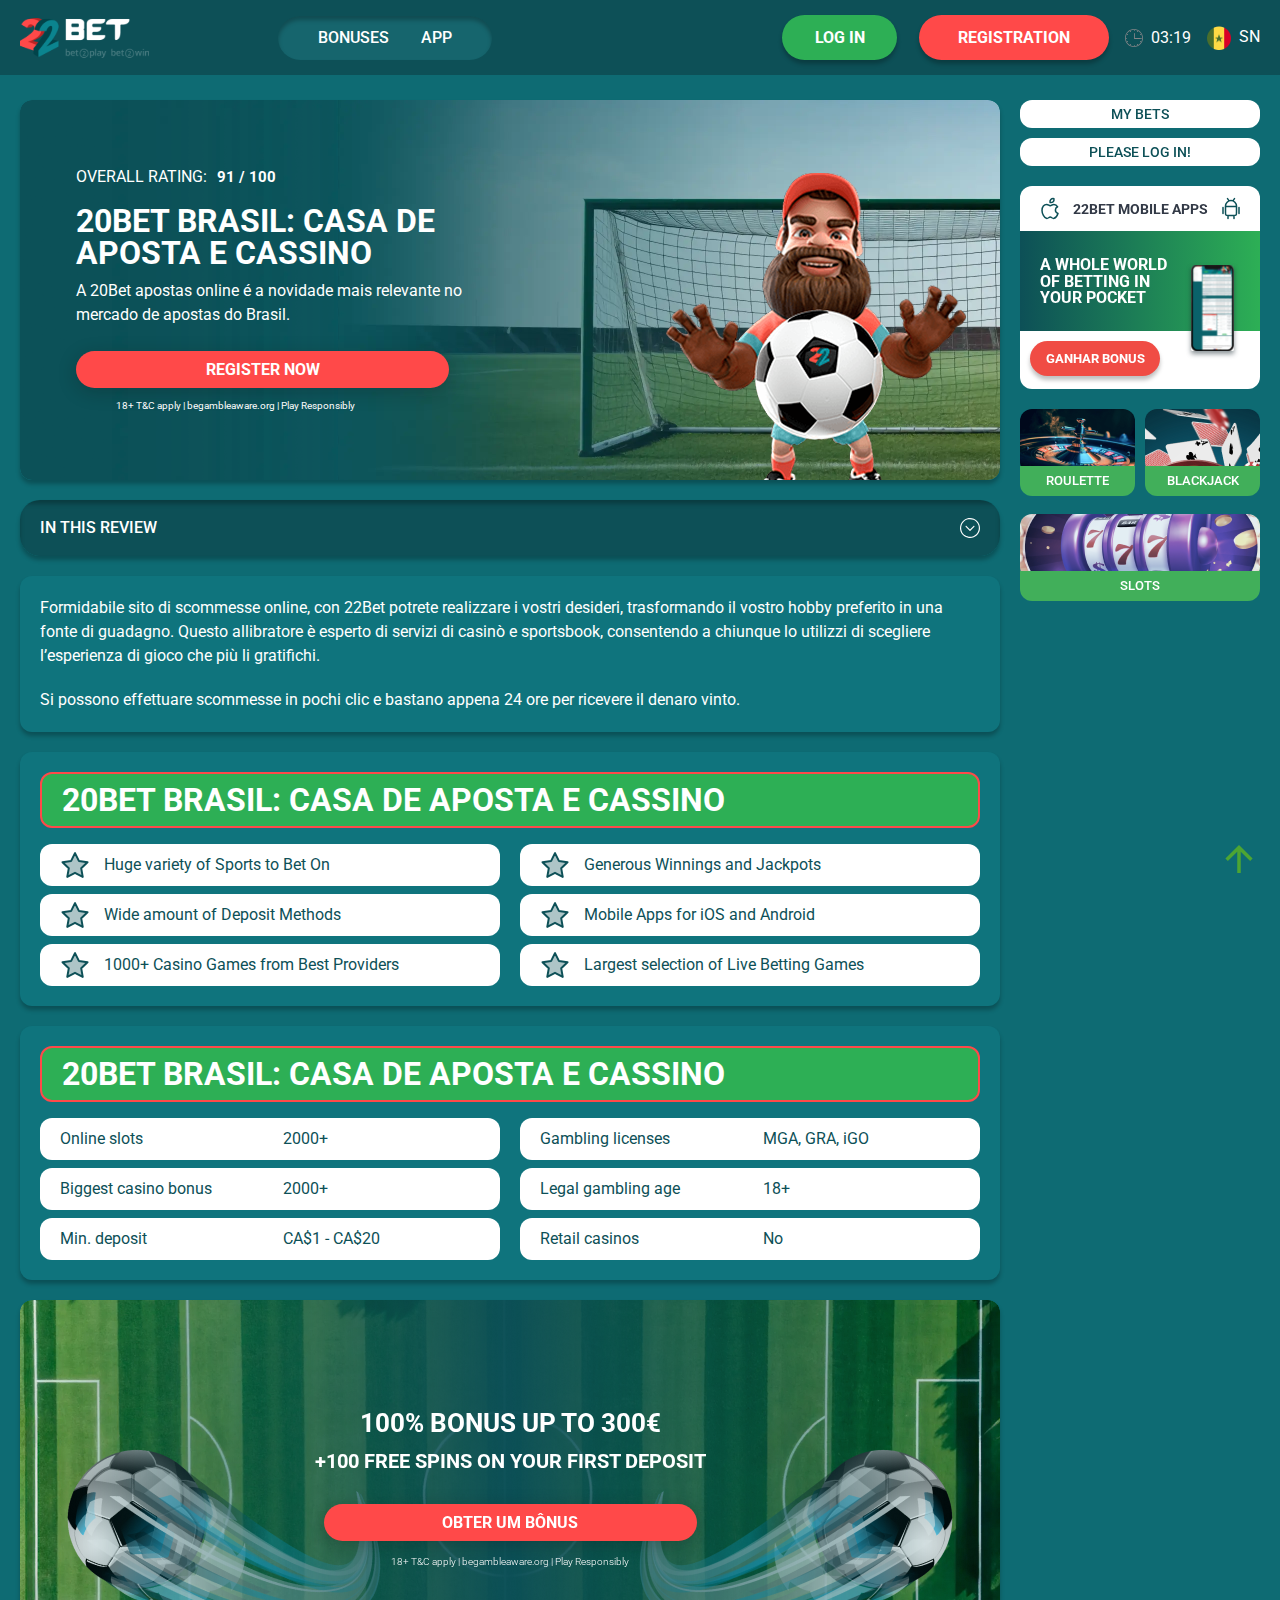
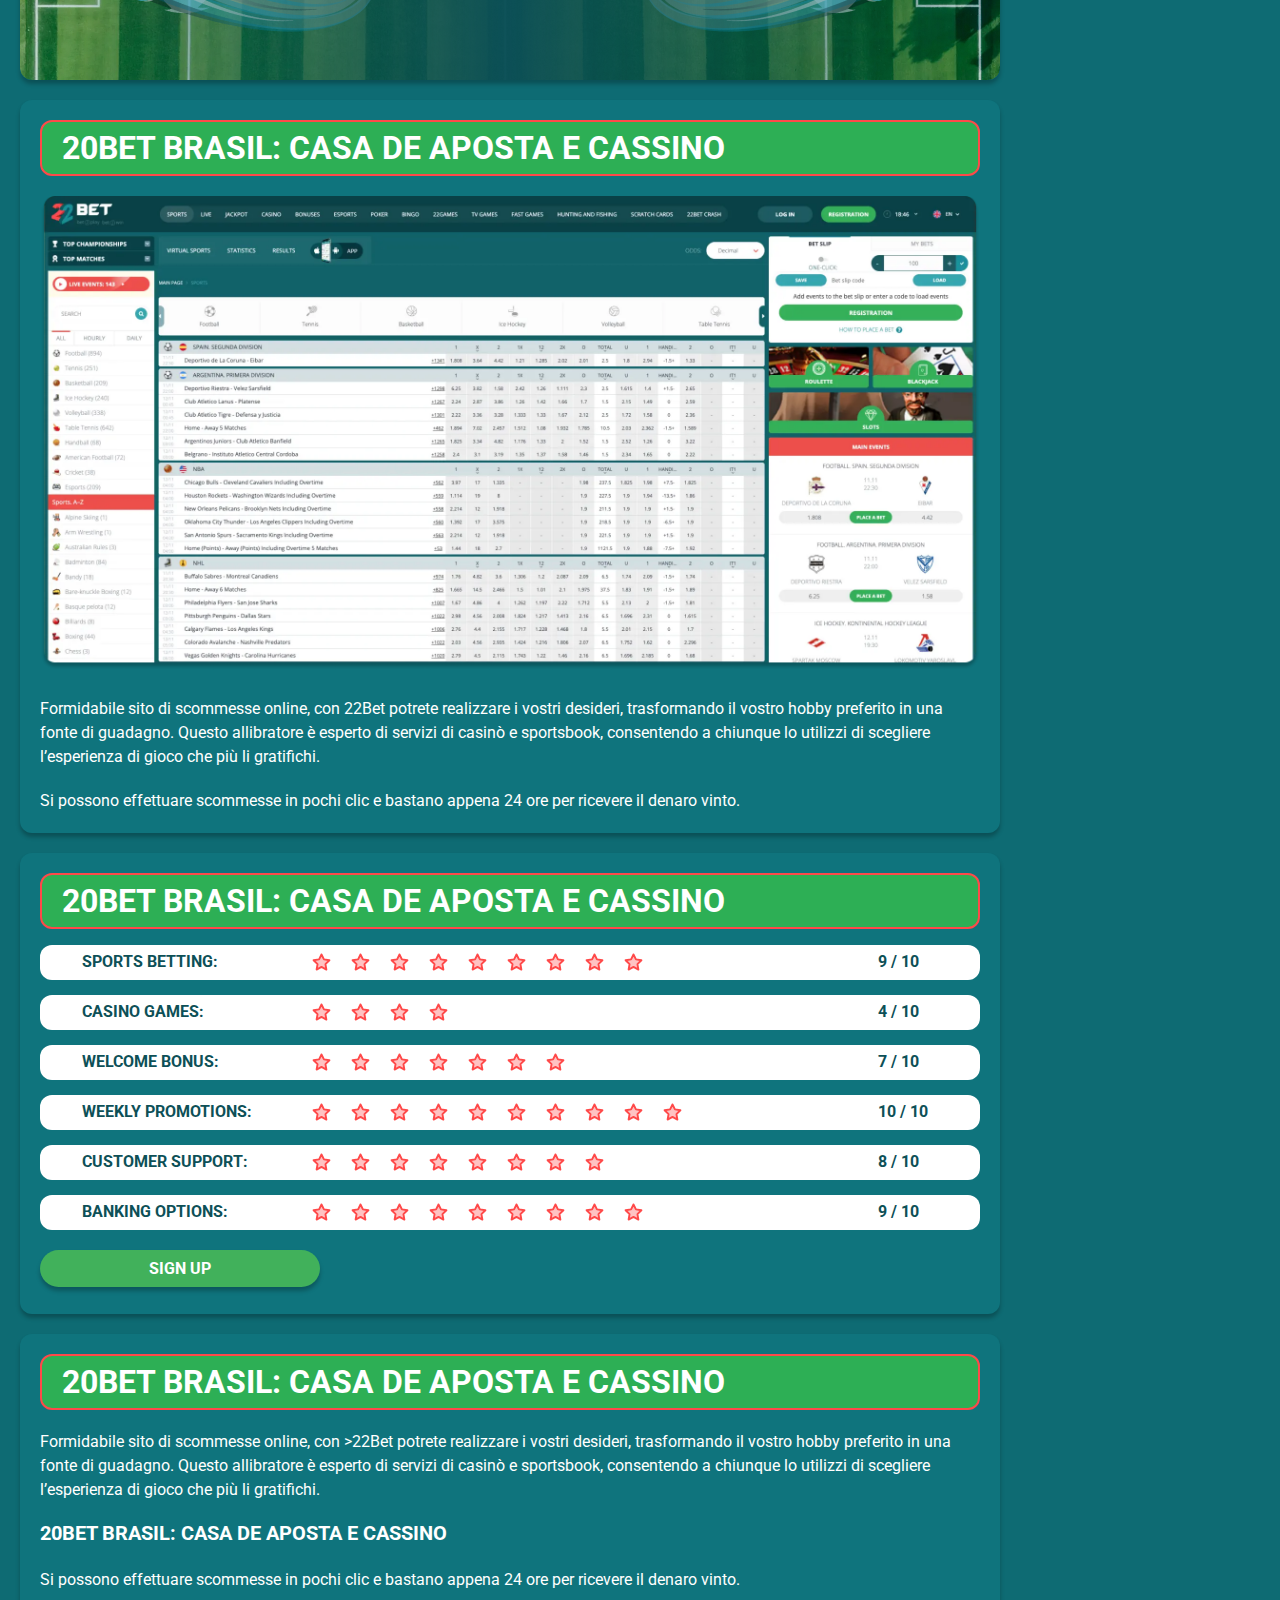
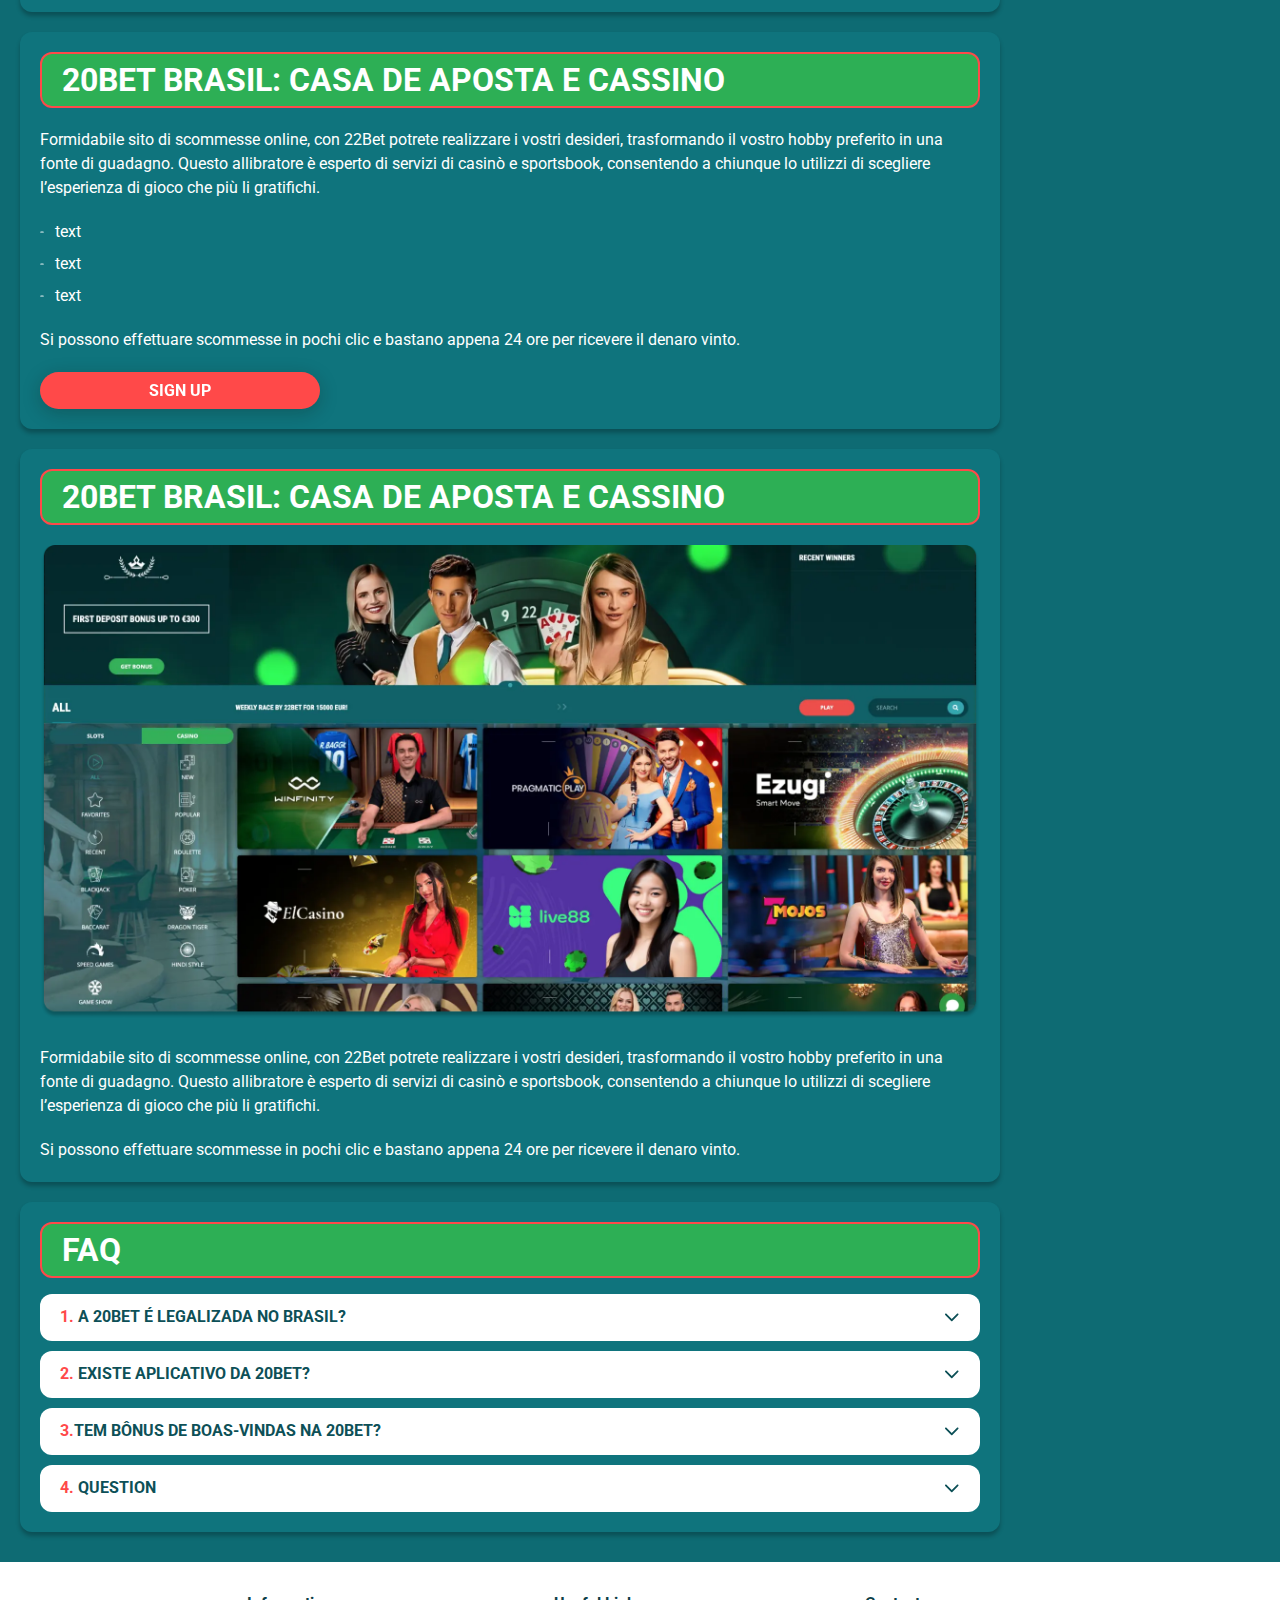
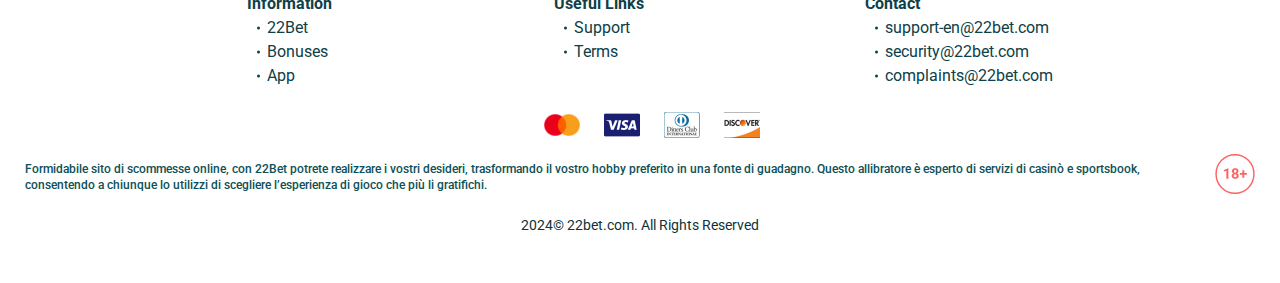
<file: index.html>
<!DOCTYPE html>
<html lang="sn">
  <head>
    <meta charset="UTF-8" />

    <meta name="viewport" content="width=device-width, initial-scale=1.0" />
    <title>20Bet Brasil: casa de aposta e cassino</title>
    <meta name="description" content />
    <meta property="og:site_name" content />
    <meta property="og:title" content />
    <meta property="og:type" content="website" />
    <meta property="og:url" content />
    <meta property="og:image" content />
    <meta property="og:image:alt" content />
    <meta property="og:locale" content="sn" />
    <meta property="og:description" content />
    <link rel="preconnect" href="https://fonts.googleapis.com" />
    <link rel="preconnect" href="https://fonts.gstatic.com" crossorigin />
    <link
      href="https://fonts.googleapis.com/css2?family=Poppins&family=Roboto:wght@400;500;700&display=swap"
      rel="stylesheet"
    />
    <link rel="stylesheet" href="./css/reset.css" />
    <link rel="stylesheet" href="./css/main.css" />
    <link rel="stylesheet" href="./css/media.css" />
    <link rel="icon" href="./images/Group.png" type="image/x-icon" />
    <script
      src="https://code.jquery.com/jquery-3.6.1.min.js"
      integrity="sha256-o88AwQnZB+VDvE9tvIXrMQaPlFFSUTR+nldQm1LuPXQ="
      crossorigin="anonymous"
    ></script>
  </head>
  <body>
    <header class="header">
      <section class="content header__content">
        <a href="#" class="logo header__logo"
          ><img src="./images/logo.svg" alt="logo" title
        /></a>
        <button class="header__btn-menu">
          <svg
            width="16px"
            height="16px"
            viewBox="0 0 16 16"
            xmlns="http://www.w3.org/2000/svg"
          >
            <rect y="0" width="16" height="3" rx="1.5"></rect>
            <rect y="6.5" width="16" height="3" rx="1.5"></rect>
            <rect y="13" width="16" height="3" rx="1.5"></rect>
          </svg>
        </button>

        <nav class="menu header__menu">
          <ul class="header__menu-list">
            <li>
              <a href="#"> Bonuses </a>
            </li>

            <li>
              <a href="#"> App </a>
            </li>
          </ul>
          <div class="header__button header__button-menu">
            <a href="#" class="button button__login-menu">log in</a>
            <a href="#" class="button button__menu">registration</a>
          </div>
        </nav>
        <a href="#" class="button button__login">log in</a>
        <a href="#" class="button button__singup">registration</a>
        <div id="clock" class="header__time">00:00</div>
        <a href="" class="header__flag">
          <span><img src="./images/flag.png" alt="flag" title /></span>
          <span>sn</span>
        </a>
      </section>
    </header>
    <main class="main home">
      <section class="main__wrap">
        <aside class="sidebar sidebar-left">
          <div class="sidebar-left__champion">
            <div class="top-champion__links-desk menu__review-desk">
              TOP Championships
            </div>
          </div>
          <div class="sidebar-left__matches">
            <div class="top-matches__links-desk menu__review-desk">
              Top matches
            </div>
          </div>
          <div class="sidebar-left__review sidebar-left__review-first">
            <div class="menu__review-desk-first sidebar__desk-first ">QUICKLINKS</div>
            <div class="sidebar-left__quik">
              <div class="menu__links-desk">
                <a href="#">
                 Live events: 143</a
                >
              </div>

              <ul class="menu__links">
                <li>
                  <a href="#"
                    ><img
                      src="./images/sidebar/football.svg"
                      alt="Football"
                      title
                    />Football (44)</a
                  >
                </li>
                <li>
                  <a href="#"
                    ><img
                      src="./images/sidebar/tennis.svg"
                      alt="Tennis"
                      title
                    />Tennis (47)</a
                  >
                </li>
                <li>
                  <a href="#"
                    ><img
                      src="./images/sidebar/basketball.svg"
                      alt="Basketball"
                      title
                    />Basketball (26)</a
                  >
                </li>
                <li>
                  <a href="#"
                    ><img
                      src="./images/sidebar/hockey.svg"
                      alt="Ice Hockey"
                      title
                    />Ice Hockey (18)</a
                  >
                </li>

                <li>
                  <a href="#"
                    ><img
                      src="./images/sidebar/volleyball.svg"
                      alt="Volleyball"
                      title
                    />Volleyball (15)</a
                  >
                </li>
              </ul>
            </div>
          </div>

          <div class="sidebar-left__review">
            <div class="menu__review-desk sidebar__desk">In this review</div>
            <ul class="menu__review sidebar__list">
              <li><a href="#">Review of 20Bet</a></li>
              <li><a href="#">Registration</a></li>
              <li><a href="#">Layouts and navigation</a></li>
              <li><a href="#">20Bet Betting </a></li>
              <li><a href="#">Sports offers</a></li>
              <li><a href="#">Sports betting</a></li>
              <li><a href="#">Live stream</a></li>
              <li><a href="#">Live betting</a></li>
              <li><a href="#">Cash out</a></li>
              
            </ul>
          </div>
        </aside>
        <section class="content__wrapper">
          <section class="content hero">
            <div class="background">
              <img src="./images/main/bg-main.webp" alt="hero" title />
              <div class="image-decor">
                <img src="./images/main/decor-bg-main.png" alt="hero" title />
              </div>
            </div>
            <div class="hero__wrapper">
              <div class="hero__data">
                <div class="hero__rating">
                  <p>Overall Rating:</p>

                  <span>
                    <span>91</span>
                    <span>/</span>
                    <span>100</span>
                  </span>
                </div>
                <h1 class="title general hero__title">
                  20Bet Brasil: casa de aposta e cassino
                </h1>
                <p class="hero__text">
                  A 20Bet apostas online é a novidade mais relevante no mercado
                  de apostas do Brasil.
                </p>
                <a href="#" class="button hero__button">REGISTER NOW</a>
                <span class="hero__span"
                  >18+ T&C apply | begambleaware.org | Play Responsibly</span
                >
              </div>
            </div>
          </section>
          <section class="content menu-review__content">
            <div class="menu__review-desk menu__review-content">
              In this review
            </div>
            <ul class="menu__review menu__review-list">
              <li><a href="#">Review of 20Bet</a></li>
              <li><a href="#">Registration</a></li>
              <li><a href="#">Layouts and navigation</a></li>
              <li><a href="#">20Bet Betting </a></li>
              <li><a href="#">Sports offers</a></li>
              <li><a href="#">Sports betting</a></li>
              <li><a href="#">Live stream</a></li>
              <li><a href="#">Live betting</a></li>
              <li><a href="#">Cash out</a></li>
             
            </ul>
          </section>
          <section class="content article">
            <p>
              Formidabile sito di scommesse online, con 22Bet potrete realizzare
              i vostri desideri, trasformando il vostro hobby preferito in una
              fonte di guadagno. Questo allibratore è esperto di servizi di
              casinò e sportsbook, consentendo a chiunque lo utilizzi di
              scegliere l’esperienza di gioco che più li gratifichi.
            </p>
            <p>
              Si possono effettuare scommesse in pochi clic e bastano appena 24
              ore per ricevere il denaro vinto.
            </p>
          </section>
          <section class="content features">
            <h2 class="title high features__title">
              20Bet Brasil: Casa de Aposta e Cassino
            </h2>
            <div class="features__wrap">
              <ul class="features__list">
                <li>Huge variety of Sports to Bet On</li>
                <li>Wide amount of Deposit Methods</li>
                <li>1000+ Casino Games from Best Providers</li>
              </ul>
              <ul class="features__list">
                <li>Generous Winnings and Jackpots</li>
                <li>Mobile Apps for iOS and Android</li>
                <li>Largest selection of Live Betting Games</li>
              </ul>
            </div>
          </section>
          <section class="content features">
            <h2 class="title high features__title">
              20Bet Brasil: Casa de Aposta e Cassino
            </h2>
            <table class="features__table">
              <tbody class="features__group">
                <tr>
                  <td>Online slots</td>
                  <td>2000+</td>
                </tr>
                <tr>
                  <td>Biggest casino bonus</td>
                  <td>2000+</td>
                </tr>
                <tr>
                  <td>Min. deposit</td>
                  <td>CA$1 - CA$20</td>
                </tr>
              </tbody>
              <tbody class="features__group">
                <tr>
                  <td>Gambling licenses</td>
                  <td>MGA, GRA, iGO</td>
                </tr>
                <tr>
                  <td>Legal gambling age</td>
                  <td>18+</td>
                </tr>
                <tr>
                  <td>Retail casinos</td>
                  <td>No</td>
                </tr>
              </tbody>
            </table>
          </section>
          <section class="content banner">
            <div class="background banner__backgroud">
              <img src="./images/main/banner-main.webp" alt="banner" title />
              <div class="image-decor image-decor-banner">
                <img src="./images/main/decor-banner-main.png" alt="banner" title />
              </div>
            </div>
            <div class="banner__info">
              <h2 class="title high banner__title">
                100% BONUS UP TO 300€
                <span>+100 free spins on your first deposit</span>
              </h2>
              <a href="#" class="button banner__button">Obter um Bônus</a>
              <span>18+ T&C apply | begambleaware.org | Play Responsibly</span>
            </div>
          </section>
          <section class="content article">
            <h2 class="title high article__title">
              20Bet Brasil: Casa de Aposta e Cassino
            </h2>
            <div class="images">
              <img src="./images/main/image1-main.webp" alt="banner" title />
            </div>
            <p>
              Formidabile sito di scommesse online, con 22Bet potrete realizzare
              i vostri desideri, trasformando il vostro hobby preferito in una
              fonte di guadagno. Questo allibratore è esperto di servizi di
              casinò e sportsbook, consentendo a chiunque lo utilizzi di
              scegliere l’esperienza di gioco che più li gratifichi.
            </p>
            <p>
              Si possono effettuare scommesse in pochi clic e bastano appena 24
              ore per ricevere il denaro vinto.
            </p>
          </section>
          <section class="content ratings">
            <h2 class="ratings__title title high">
              20Bet Brasil: Casa de Aposta e Cassino
            </h2>

            <div class="rating__table table">
              <table>
                  <td>Sports Betting:</td>
                  <td>
                    <img src="./images/main/ratings-icon.svg" alt="ratings" title>
                    <img src="./images/main/ratings-icon.svg" alt="ratings" title>
                    <img src="./images/main/ratings-icon.svg" alt="ratings" title>
                    <img src="./images/main/ratings-icon.svg" alt="ratings" title>
                    <img src="./images/main/ratings-icon.svg" alt="ratings" title>
                    <img src="./images/main/ratings-icon.svg" alt="ratings" title>
                    <img src="./images/main/ratings-icon.svg" alt="ratings" title>
                    <img src="./images/main/ratings-icon.svg" alt="ratings" title>
                    <img src="./images/main/ratings-icon.svg" alt="ratings" title>
                    
                    
                  </td>
                  <td> <span class="ratings__data">
                    <span>9</span>
                    <span>/</span>
                    <span>10</span>
                  </span></td>
                </tr>
                <tr>
                  <td>Casino Games:</td>
                  <td>
                    <img src="./images/main/ratings-icon.svg" alt="ratings" title>
                    <img src="./images/main/ratings-icon.svg" alt="ratings" title>
                    <img src="./images/main/ratings-icon.svg" alt="ratings" title>
                    <img src="./images/main/ratings-icon.svg" alt="ratings" title>
                    
                  </td>
                  <td><span class="ratings__data">
                    <span>4</span>
                    <span>/</span>
                    <span>10</span>
                  </span></td>
                </tr>
                <tr> 
                  <td>Welcome Bonus:</td>
                  <td>
             
                    <img src="./images/main/ratings-icon.svg" alt="ratings" title>
                    <img src="./images/main/ratings-icon.svg" alt="ratings" title>
                    <img src="./images/main/ratings-icon.svg" alt="ratings" title>
                    <img src="./images/main/ratings-icon.svg" alt="ratings" title>
                    <img src="./images/main/ratings-icon.svg" alt="ratings" title>
                    <img src="./images/main/ratings-icon.svg" alt="ratings" title>
                    <img src="./images/main/ratings-icon.svg" alt="ratings" title>
                  </td>
                  <td><span class="ratings__data">
                    <span>7</span>
                    <span>/</span>
                    <span>10</span>
                  </span></td>
                </tr>
                <tr>
                  <td>Weekly Promotions:</td>
                  <td>
                    <img src="./images/main/ratings-icon.svg" alt="ratings" title>
                    <img src="./images/main/ratings-icon.svg" alt="ratings" title>
                    <img src="./images/main/ratings-icon.svg" alt="ratings" title>
                    <img src="./images/main/ratings-icon.svg" alt="ratings" title>
                    <img src="./images/main/ratings-icon.svg" alt="ratings" title>
                    <img src="./images/main/ratings-icon.svg" alt="ratings" title>
                    <img src="./images/main/ratings-icon.svg" alt="ratings" title>
                    <img src="./images/main/ratings-icon.svg" alt="ratings" title>
                    <img src="./images/main/ratings-icon.svg" alt="ratings" title>
                    <img src="./images/main/ratings-icon.svg" alt="ratings" title>
                  </td>
                  <td><span class="ratings__data">
                    <span>10</span>
                    <span>/</span>
                    <span>10</span>
                  </span></td>
                </tr>
                <tr>
                  <td>Customer Support:</td>
                  <td>
                    <img src="./images/main/ratings-icon.svg" alt="ratings" title>
                    <img src="./images/main/ratings-icon.svg" alt="ratings" title>
                    <img src="./images/main/ratings-icon.svg" alt="ratings" title>
                    <img src="./images/main/ratings-icon.svg" alt="ratings" title>
                    <img src="./images/main/ratings-icon.svg" alt="ratings" title>
                    <img src="./images/main/ratings-icon.svg" alt="ratings" title>
                    <img src="./images/main/ratings-icon.svg" alt="ratings" title>
                    <img src="./images/main/ratings-icon.svg" alt="ratings" title>
          
                  </td>
                  <td><span class="ratings__data">
                    <span>8</span>
                    <span>/</span>
                    <span>10</span>
                  </span></td>
                </tr>
                <tr>
                  <td>Banking Options:</td>
                  <td>
                    <img src="./images/main/ratings-icon.svg" alt="ratings" title>
                    <img src="./images/main/ratings-icon.svg" alt="ratings" title>
                    <img src="./images/main/ratings-icon.svg" alt="ratings" title>
                    <img src="./images/main/ratings-icon.svg" alt="ratings" title>
                    <img src="./images/main/ratings-icon.svg" alt="ratings" title>
                    <img src="./images/main/ratings-icon.svg" alt="ratings" title>
                    <img src="./images/main/ratings-icon.svg" alt="ratings" title>
                    <img src="./images/main/ratings-icon.svg" alt="ratings" title>
                    <img src="./images/main/ratings-icon.svg" alt="ratings" title>
          
                  </td>
                  <td><span class="ratings__data">
                    <span>9</span>
                    <span>/</span>
                    <span>10</span>
                  </span></td>
                </tr>
              </table>
            </div>
         

            <a href="#" class="button ratings__button">sign up</a>
          </section>
          <section class="content article">
            <h2 class="title high article__title">
              20Bet Brasil: Casa de Aposta e Cassino
            </h2>
            <p>
              Formidabile sito di scommesse online, con
              >22Bet potrete realizzare i
              vostri desideri, trasformando il vostro hobby preferito in una
              fonte di guadagno. Questo allibratore è esperto di servizi di
              casinò e sportsbook, consentendo a chiunque lo utilizzi di
              scegliere l’esperienza di gioco che più li gratifichi.
            </p>
            <h3>20Bet Brasil: Casa de Aposta e Cassino</h3>
            <p>Si possono effettuare scommesse in pochi clic e bastano appena 24 ore per ricevere il denaro vinto.</p>
          </section>
          <section class="content article">
            <h2 class="title high article__title">
              20Bet Brasil: Casa de Aposta e Cassino
            </h2>
            <p>
              Formidabile sito di scommesse online, con
              22Bet potrete realizzare i
              vostri desideri, trasformando il vostro hobby preferito in una
              fonte di guadagno. Questo allibratore è esperto di servizi di
              casinò e sportsbook, consentendo a chiunque lo utilizzi di
              scegliere l’esperienza di gioco che più li gratifichi.
            </p>
            <ul>
              <li>text</li>
              <li>text</li>
              <li>text</li>
            </ul>
            <p>
              Si possono effettuare scommesse in pochi clic e bastano appena 24
              ore per ricevere il denaro vinto.
            </p>
            <a href="#" class="button article__button">sign up</a>
          </section>
          <section class="content article">
            <h2 class="title high article__title">
              20Bet Brasil: Casa de Aposta e Cassino
            </h2>
            <div class="images">
              <img src="./images/main/image2-main.webp" alt="banner" title />
            </div>
            <p>
              Formidabile sito di scommesse online, con 22Bet potrete realizzare
              i vostri desideri, trasformando il vostro hobby preferito in una
              fonte di guadagno. Questo allibratore è esperto di servizi di
              casinò e sportsbook, consentendo a chiunque lo utilizzi di
              scegliere l’esperienza di gioco che più li gratifichi.
            </p>
            <p>
              Si possono effettuare scommesse in pochi clic e bastano appena 24
              ore per ricevere il denaro vinto.
            </p>
          </section>
        
          <section class="content faq">
            <h2 class="title high faq__title">
              FAQ
            </h2>
            <ul
              class="faq__list"
              
            >
              <li
                class="faq__item"
                
              >
                <h3
                  class="title medium faq__subtitle js-button-expander"
                  
                >
                <span>1.</span>  A 20Bet é legalizada no Brasil?
                </h3>
                <div
                  class="faq__answer js-expand-content"
                 
                >
                  <p >
                    Sim, a casa de apostas tem licença emitida por Curaçao, que
                    é reconhecida no Brasil e a permite atuar por aqui.
                  </p>
                </div>
              </li>
              <li
                class="faq__item"
                
              >
                <h3
                  class="title medium faq__subtitle js-button-expander"
                 
                >
                <span>2.</span> Existe aplicativo da 20Bet?
                </h3>
                <div
                  class="faq__answer js-expand-content"
                 
                >
                  <p >
                    Sim, disponível para sistemas operacionais iOS e Android.
                  </p>
                </div>
              </li>
              <li
                class="faq__item"
                
              >
                <h3
                  class="title medium faq__subtitle js-button-expander"
                 
                >
                <span>3. </span>Tem bônus de boas-vindas na 20Bet?
                </h3>
                <div
                  class="faq__answer js-expand-content"
                 
                >
                  <p >
                    O pacote especial para novos usuários da 20Bet paga 100% sobre o primeiro depósito, com limite de 600 BRL.
                  </p>
                </div>
              </li>
              <li
                class="faq__item"
                
              >
                <h3
                  class="title medium faq__subtitle js-button-expander"
                  
                >
                <span>4.</span> Question
                </h3>
                <div
                  class="faq__answer js-expand-content"
                 
                >
                  <p >
                    Sim, a casa de apostas tem licença emitida por Curaçao, que
                    é reconhecida no Brasil e a permite atuar por aqui.
                  </p>
                </div>
              </li>
            </ul>
          </section>
        </section>
        <aside class="sidebar sidebar-right">
          <div class="sidebar__links">
            <p>My Bets</p>
            <a href="#">Please Log in!</a>
          </div>

          <div class="sidebar__info">
            <img
              src="./images/sidebar/apple-main.svg"
              alt="apple"
              title
            />
            <div class="sidebar__subtitle">22bet mobile apps</div>
            <img
              src="./images/sidebar/android-main.svg"
              alt="android"
              title
            />
          </div>
          <div class="sidebar__wrap">
            <div class="sidebar__deskription">
              <p>A whole world of betting in your pocket</p>
              <img
                src="./images/sidebar/phone-right-sidebar.svg"
                alt="iphone"
                title
              />
            </div>
            <a href="#" class="button sidebar__button">ganhar bonus</a>
          </div>
          <div class="sidebar__cards">
            <a href="#"><img src="./images/sidebar/roulette.png" width="115" alt="roulette" title>
              <div class="sidebar__text sidebar__text-first">Roulette</div></a>
            <a href="#"><img src="./images/sidebar/blackjack.png" width="115" alt="blackjack" title>
              <div class="sidebar__text">Blackjack</div></a>
           <a href="#"><img src="./images/sidebar/slots.png" width="240" alt="slots" title>
            <div class="sidebar__text sidebar__text-last"> Slots</div></a>
           </div>
        </aside>
      
        <div class="" onclick="scrollToTop()">
          <button class="main__arrow" id="scrollToTopBtn"></button>
        </div>
      </section>
    </main>
    <footer class="footer">
      <section class="content footer__content">
        <ul class="footer__menu">
          <li>
            <div>Information</div>
            <ul class="footer__info">
              <li><a href="#">22Bet</a></li>
              <li><a href="#">Bonuses</a></li>
              <li><a href="#">App</a></li>
            </ul>
          </li>
          <li>
            <div>Useful Links</div>
            <ul class="footer__info">
              <li><a href="#">Support</a></li>
              <li><a href="#"> Terms</a></li>
            
            </ul>
          </li>
          <li>
            <div>Contact</div>
            <ul class="footer__info">
              <li>
                <a href="mailto:support-en@22bet.com">support-en@22bet.com</a>
              </li>
              <li>
                <a href="mailto:security@22bet.com">security@22bet.com</a>
              </li>
              <li>
                <a href="mailto:complaints@22bet.com">complaints@22bet.com</a>
              </li>
            </ul>
          </li>
        </ul>

        <ul class="footer__cards-list">
          <li>
            <a href="#"
              ><img src="./images/mastercard.png" alt="mastercard" title
            /></a>
          </li>
          <li>
            <a href="#"><img src="./images/visa.png" alt="cardvisa" title /></a>
          </li>
          <li>
            <a href="#"><img src="./images/diners.png" alt="diners" title /></a>
          </li>
          <li>
            <a href="#"
              ><img src="./images/discover.png" alt="discover" title
            /></a>
          </li>
        </ul>

        <div class="footer__wrapp">
          <div class="footer__text">
            <p>
              Formidabile sito di scommesse online, con 22Bet potrete realizzare
              i vostri desideri, trasformando il vostro hobby preferito in una
              fonte di guadagno. Questo allibratore è esperto di servizi di
              casinò e sportsbook, consentendo a chiunque lo utilizzi di
              scegliere l’esperienza di gioco che più li gratifichi.
            </p>
          </div>
          <div class="footer__age">
            <img src="./images/age.svg" alt="age" title />
          </div>
        </div>
        <p class="footer__copy">2024&copy; 22bet.com. All Rights Reserved</p>
      </section>
    </footer>
    <script src="./js/arrowUp.js" defer></script>
    <script src="./js/sidebar.js" defer></script>
    <script src="./js/expander.js" defer></script>
    <script src="./js/mobile-menu.js" defer></script>
    <script src="./js/clock.js" defer></script>
  </body>
</html>
</file>
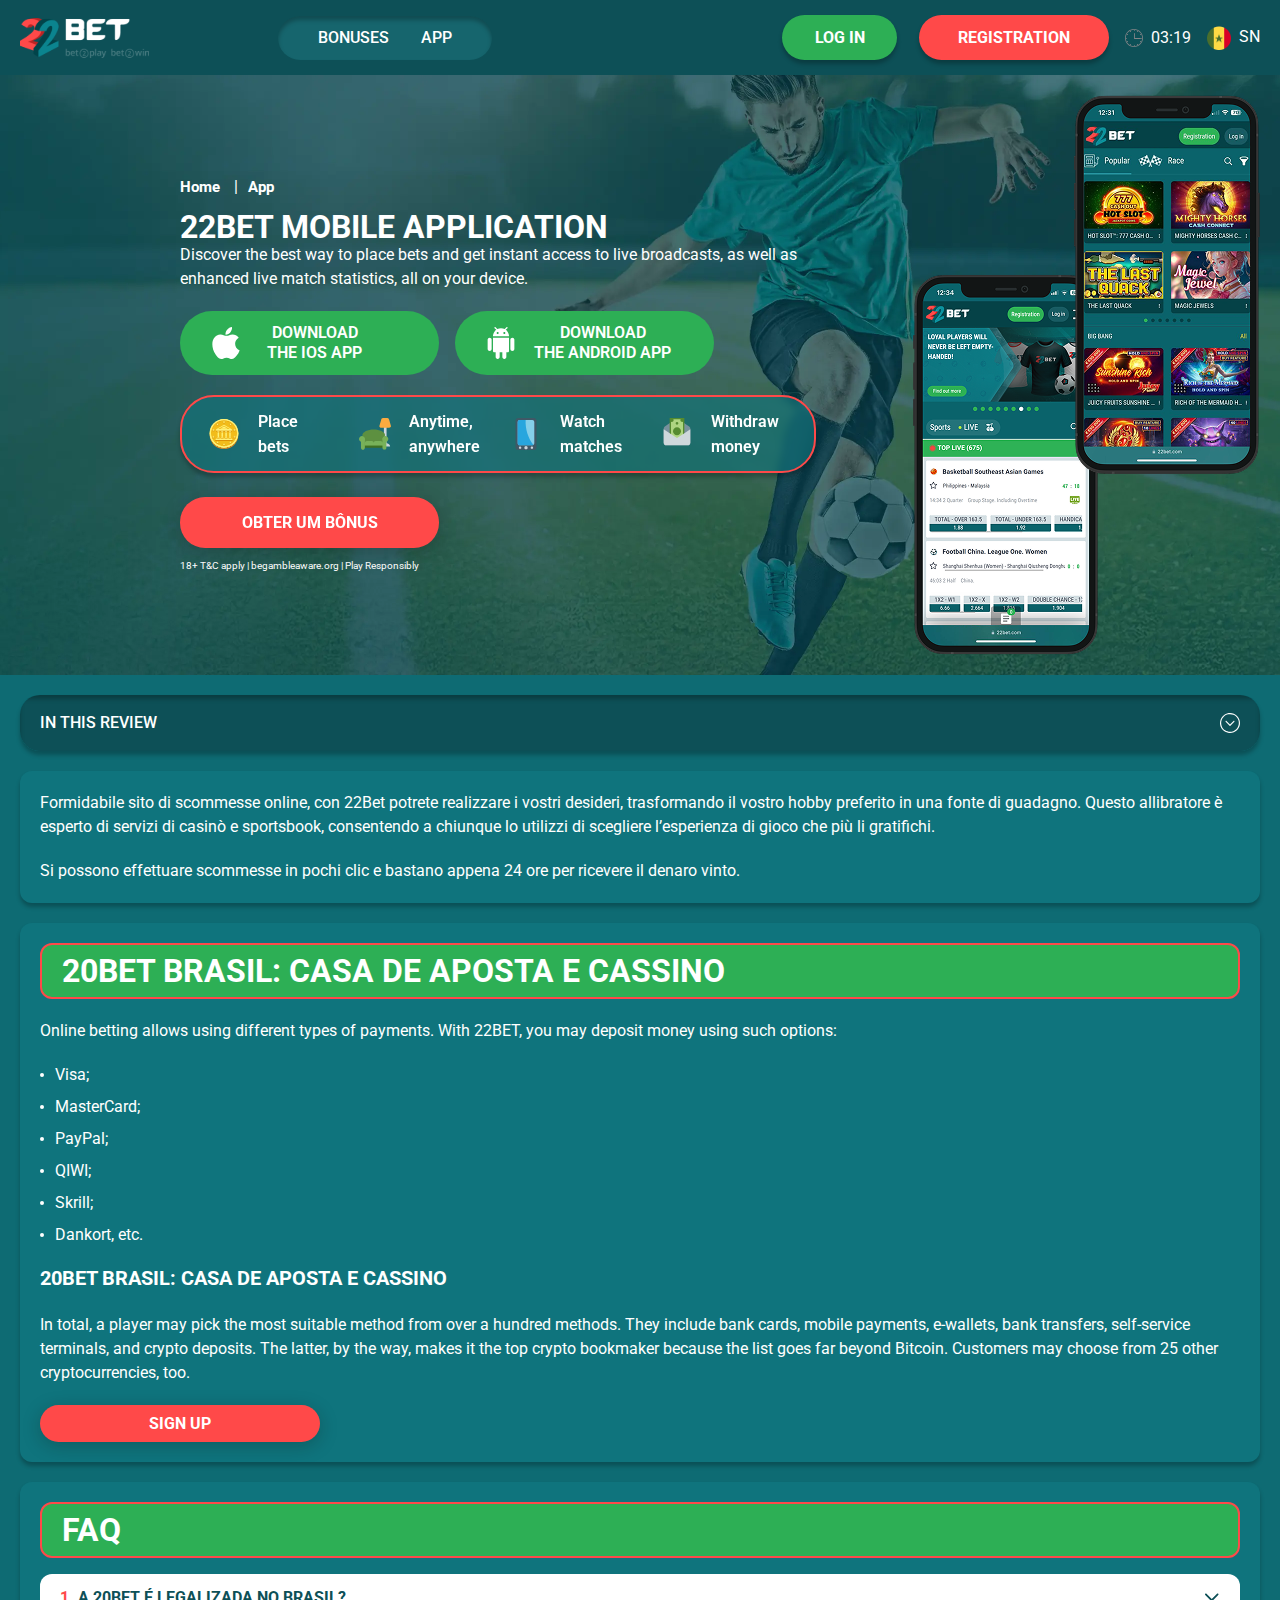
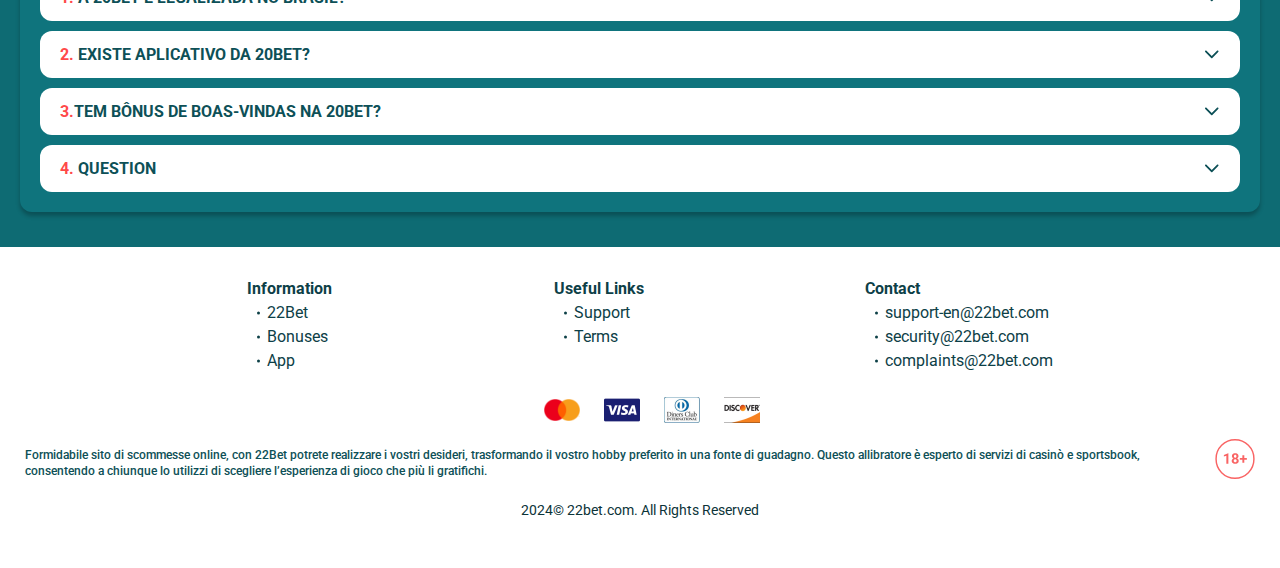
<file: app.html>
<!DOCTYPE html>
<html lang="sn">
  <head>
    <meta charset="UTF-8" />
   
    <meta name="viewport" content="width=device-width, initial-scale=1.0" />
    <title>20Bet Brasil: casa de aposta e cassino</title>
    <meta name="description" content />
    <meta property="og:site_name" content />
    <meta property="og:title" content />
    <meta property="og:type" content="website" />
    <meta property="og:url" content />
    <meta property="og:image" content />
    <meta property="og:image:alt" content />
    <meta property="og:locale" content="sn" />
    <meta property="og:description" content />
    <link rel="preconnect" href="https://fonts.googleapis.com" />
    <link rel="preconnect" href="https://fonts.gstatic.com" crossorigin />
    <link
      href="https://fonts.googleapis.com/css2?family=Poppins&family=Roboto:wght@400;500;700&display=swap"
      rel="stylesheet"
    />
    <link rel="stylesheet" href="./css/reset.css" />
    <link rel="stylesheet" href="./css/main.css" />
    <link rel="stylesheet" href="./css/media.css"/>
    <link rel="icon" href="./images/Group.png" type="image/x-icon"/>
    <script
    src="https://code.jquery.com/jquery-3.6.1.min.js"
    integrity="sha256-o88AwQnZB+VDvE9tvIXrMQaPlFFSUTR+nldQm1LuPXQ="
    crossorigin="anonymous"
  ></script>
  </head>
  <body>
    <header class="header">
      <section class="content header__content ">
        <a href="#" class="logo header__logo"
          ><img src="./images/logo.svg" alt="logo" title
        /></a>
        <button class="header__btn-menu" >
          <svg width="16px" height="16px" viewBox="0 0 16 16" xmlns="http://www.w3.org/2000/svg">
              <rect y="0" width="16" height="3" rx="1.5"></rect>
              <rect y="6.5" width="16" height="3" rx="1.5"></rect>
              <rect y="13" width="16" height="3" rx="1.5"></rect>
            </svg>
        </button>

          <nav class="menu header__menu">
            <ul class="header__menu-list">
               
              <li>
                <a href="#">
                 Bonuses
                </a>
              </li>
              
              <li>
                <a href="#">
                 App
                </a>
              </li>
             
             
            </ul>
            <div class="header__button header__button-menu " >
              <a href="#" class="button  button__login-menu">log in</a>
              <a href="#" class="button button__menu">registration</a>
            </div>
          </nav>
        
         
         
            <a href="#" class="button button__login">log in</a>
            <a href="#" class="button button__singup">registration</a>
            <div id="clock" class="header__time">00:00</div>
            <a href="" class="header__flag">
                <span><img src="./images/flag.png" alt="flag" title /></span>
                <span>sn</span>
                
              </a>
      </section>
    </header>
     <main class="main home main-page">
        <section class=" hero hero__page hero__page-app">
           
            <div class="background background-page">
              <img src="./images/app/bg-app.webp" alt="hero" title />
              <div class="image-decor image-decor-page-app">
                <img src="./images/app/decor-app-bg.png" alt="hero" title />
              </div>
            </div>
            <div class="hero__wrapper hero__wrapper-page hero__wrapper-app">
              <div class="hero__data hero__data-page">
                <ul
                class="breadcrumbs "
                
              >
                <li
                  
                >
                  <a href="#" >
                    <span >Home</span></a
                  >
                 
                </li>
                <li
                 
                >
                  <a href="#" > <span >App</span></a>
                 
                </li>
              </ul>
              <h1 class="title general hero__title hero__title-page">
                22bet mobile application
              </h1>
              <p>Discover the best way to place bets and get instant access to live broadcasts, as well as enhanced live match statistics, all on your device.</p>
              <div class="button__wrap-app">
                <a href="#" class="banner__btn banner__btn-app">
                Download </br>
                the IOS app
                </a>
                <a href="#" class="banner__btn banner__btn-android"
                  >Download </br> the Android app</a
                >
              </div>
              <ul class="hero__list">
                <li>Place
                  bets</li>
                  <li>Anytime, anywhere</li>
                <li>Watch matches</li>
               
                <li>Withdraw money</li>
                
              </ul>
              <a href="#" class="button  hero__button hero__button-page">Obter um Bônus</a>
              <span class="hero__span hero__span-page">18+ T&C apply | begambleaware.org | Play Responsibly</span>
            </div>
              </div>
             
            </div>
          </section>
      <section class="main__wrap main__wrap-page">
        <aside class="sidebar sidebar-left ">
                <div class="sidebar-left__review">
                  <div class="menu__review-desk sidebar__desk">In this review</div>
                  <ul class="menu__review sidebar__list">
                    <li><a href="#">Review of 20Bet</a></li>
                    <li><a href="#">Registration</a></li>
                    <li><a href="#">Layouts and navigation</a></li>
                    <li><a href="#">20Bet Betting </a></li>
                    <li><a href="#">Sports offers</a></li>
                    <li><a href="#">Sports betting</a></li>
                    <li><a href="#">Live stream</a></li>
                    <li><a href="#">Live betting</a></li>
                    <li><a href="#">Cash out</a></li>
                  </ul>
                </div>
             
        </aside>
       <section class="content__wrapper content__wrapper-page">

       
         
          <section class="content menu-review__content">
              

            
                <div class="menu__review-desk menu__review-content">In this review</div>
                <ul class="menu__review menu__review-list">
                  <li><a href="#">Review of 20Bet</a></li>
                  <li><a href="#">Registration</a></li>
                  <li><a href="#">Layouts and navigation</a></li>
                  <li><a href="#">20Bet Betting </a></li>
                  <li><a href="#">Sports offers</a></li>
                  <li><a href="#">Sports betting</a></li>
                  <li><a href="#">Live stream</a></li>
                  <li><a href="#">Live betting</a></li>
                  <li><a href="#">Cash out</a></li>
                </ul>
             
          
          </section>
          <section class="content article">
           
            <p>
              Formidabile sito di scommesse online, con 22Bet potrete realizzare
              i vostri desideri, trasformando il vostro hobby preferito in una
              fonte di guadagno. Questo allibratore è esperto di servizi di
              casinò e sportsbook, consentendo a chiunque lo utilizzi di
              scegliere l’esperienza di gioco che più li gratifichi.
            </p>
            <p>
              Si possono effettuare scommesse in pochi clic e bastano appena 24
              ore per ricevere il denaro vinto.
            </p>
          </section>
        
          <section class="content article">
            <h2 class="title high article__title">
              20Bet Brasil: Casa de Aposta e Cassino
            </h2>
            <p>
              Online betting allows using different types of payments. With
              22BET, you may deposit money using such options:
            </p>
            <ul class="article__list">
              <li>Visa;</li>
              <li>MasterCard;</li>
              <li>PayPal;</li>
              <li>QIWI;</li>
              <li>Skrill;</li>
              <li>Dankort, etc.</li>
            </ul>

            <h3>20Bet Brasil: Casa de Aposta e Cassino</h3>

            <p>
              In total, a player may pick the most suitable method from over a
              hundred methods. They include bank cards, mobile payments,
              e-wallets, bank transfers, self-service terminals, and crypto
              deposits. The latter, by the way, makes it the top crypto
              bookmaker because the list goes far beyond Bitcoin. Customers may
              choose from 25 other cryptocurrencies, too.
            </p>
            <a href="#" class="button article__button">sign up</a>
          </section>
       
          <section class="content faq">
            <h2 class="title high faq__title">
              FAQ
            </h2>
            <ul
              class="faq__list"
              
            >
              <li
                class="faq__item"
                
              >
                <h3
                  class="title medium faq__subtitle js-button-expander"
                  
                >
                <span>1.</span>  A 20Bet é legalizada no Brasil?
                </h3>
                <div
                  class="faq__answer js-expand-content"
                 
                >
                  <p >
                    Sim, a casa de apostas tem licença emitida por Curaçao, que
                    é reconhecida no Brasil e a permite atuar por aqui.
                  </p>
                </div>
              </li>
              <li
                class="faq__item"
                
              >
                <h3
                  class="title medium faq__subtitle js-button-expander"
                 
                >
                <span>2.</span> Existe aplicativo da 20Bet?
                </h3>
                <div
                  class="faq__answer js-expand-content"
                 
                >
                  <p >
                    Sim, disponível para sistemas operacionais iOS e Android.
                  </p>
                </div>
              </li>
              <li
                class="faq__item"
                
              >
                <h3
                  class="title medium faq__subtitle js-button-expander"
                 
                >
                <span>3. </span>Tem bônus de boas-vindas na 20Bet?
                </h3>
                <div
                  class="faq__answer js-expand-content"
                 
                >
                  <p >
                    O pacote especial para novos usuários da 20Bet paga 100% sobre o primeiro depósito, com limite de 600 BRL.
                  </p>
                </div>
              </li>
              <li
                class="faq__item"
                
              >
                <h3
                  class="title medium faq__subtitle js-button-expander"
                  
                >
                <span>4.</span> Question
                </h3>
                <div
                  class="faq__answer js-expand-content"
                 
                >
                  <p >
                    Sim, a casa de apostas tem licença emitida por Curaçao, que
                    é reconhecida no Brasil e a permite atuar por aqui.
                  </p>
                </div>
              </li>
            </ul>
          </section>
        </section> 
        
       
        
      </section>
    </main> 
    <footer class="footer">
      <section class="content footer__content">
        <ul class="footer__menu">
          <li>
            <div>Information</div>
            <ul class="footer__info">
              <li><a href="#">22Bet</a></li>
              <li><a href="#">Bonuses</a></li>
              <li><a href="#">App</a></li>
            </ul>
          </li>
          <li>
            <div>Useful Links</div>
            <ul class="footer__info">
              <li><a href="#">Support</a></li>
              <li><a href="#"> Terms</a></li>
            </ul>
          </li>
          <li>
            <div>Contact</div>
            <ul class="footer__info">
              <li>
                <a href="mailto:support-en@22bet.com">support-en@22bet.com</a>
              </li>
              <li>
                <a href="mailto:security@22bet.com">security@22bet.com</a>
              </li>
              <li>
                <a href="mailto:complaints@22bet.com">complaints@22bet.com</a>
              </li>
            </ul>
          </li>
        </ul>

        <ul class="footer__cards-list">
          <li>
            <a href="#"
              ><img src="./images/mastercard.png" alt="mastercard" title
            /></a>
          </li>
          <li>
            <a href="#"><img src="./images/visa.png" alt="cardvisa" title /></a>
          </li>
          <li>
            <a href="#"><img src="./images/diners.png" alt="diners" title /></a>
          </li>
          <li>
            <a href="#"
              ><img src="./images/discover.png" alt="discover" title
            /></a>
          </li>
        </ul>

        <div class="footer__wrapp">
          <div class="footer__text">
            <p>
              Formidabile sito di scommesse online, con 22Bet potrete realizzare
              i vostri desideri, trasformando il vostro hobby preferito in una
              fonte di guadagno. Questo allibratore è esperto di servizi di
              casinò e sportsbook, consentendo a chiunque lo utilizzi di
              scegliere l’esperienza di gioco che più li gratifichi.
            </p>
          </div>
          <div class="footer__age">
            <img src="./images/age.svg" alt="age" title />
          </div>
        </div>
        <p class="footer__copy">2024&copy; 22bet.com. All Rights Reserved</p>
      </section>
    </footer>
    
    <script src="./js/sidebar.js" defer></script>
    <script src="./js/expander.js" defer></script>
    <script src="./js/mobile-menu.js" defer></script>
    <script src="./js/clock.js" defer></script>
  </body>
</html>
</file>
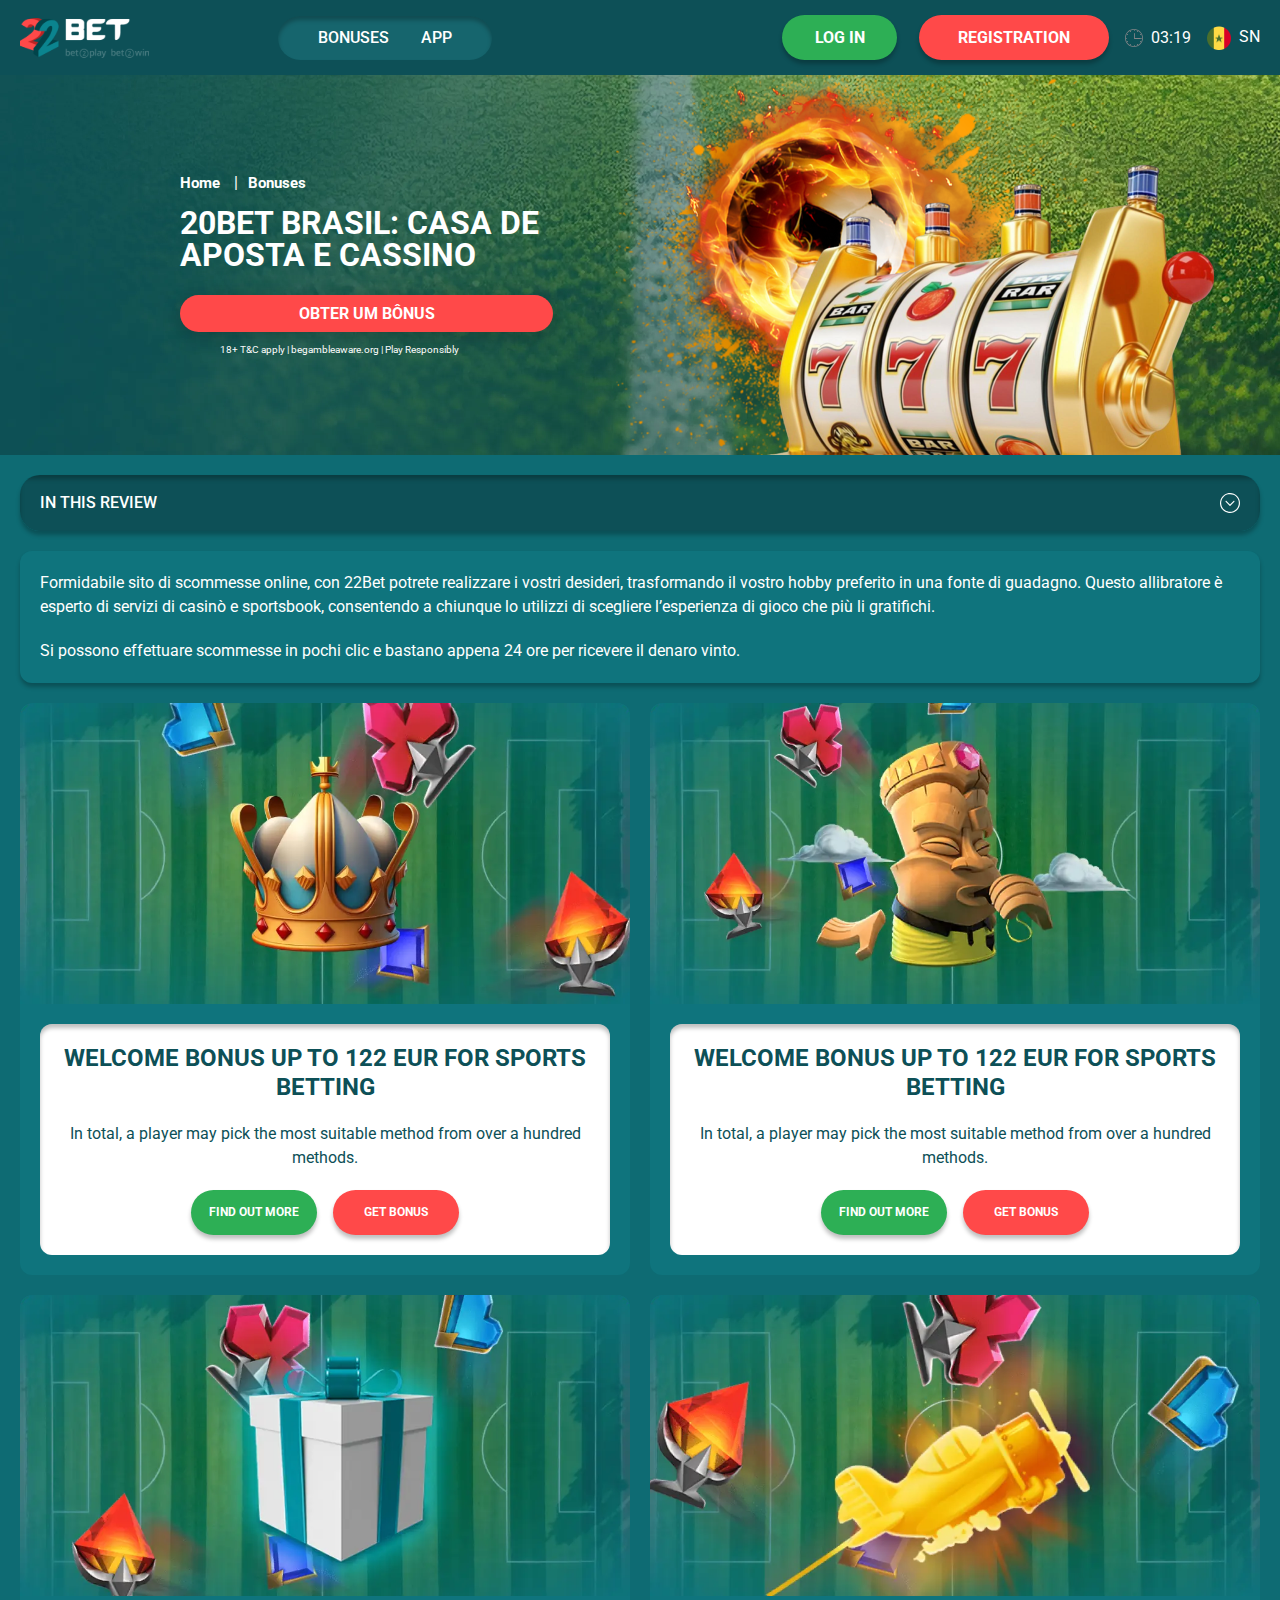
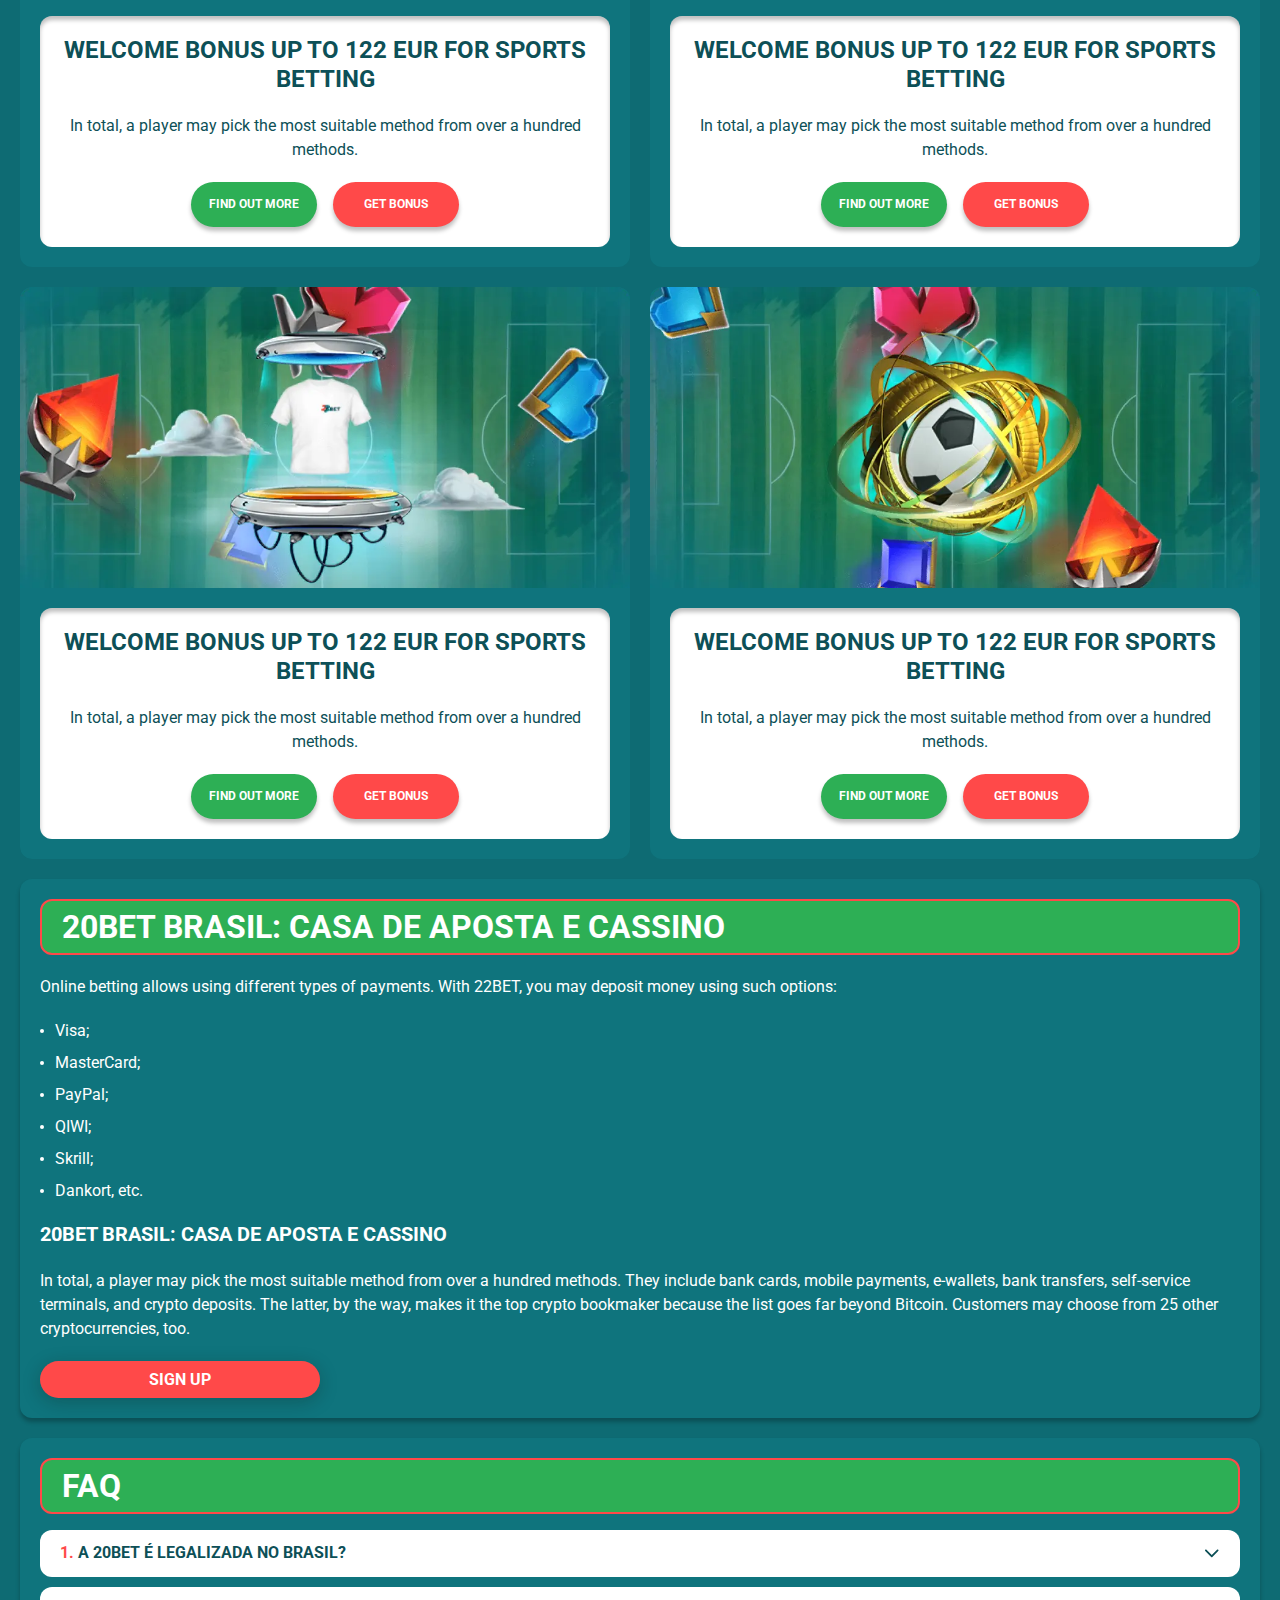
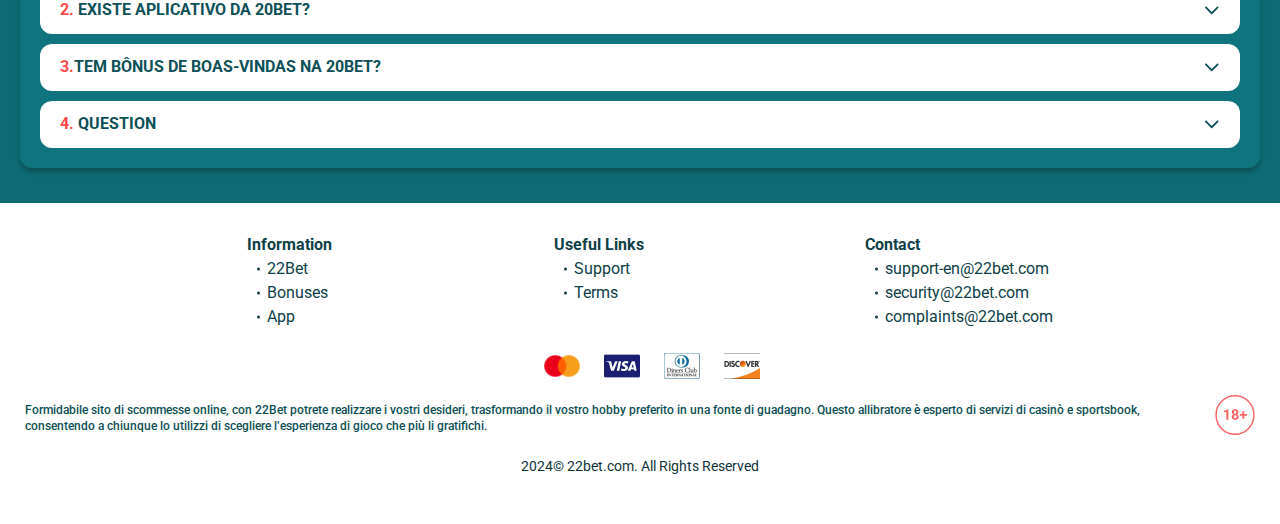
<file: bonus.html>
<!DOCTYPE html>
<html lang="sn">
  <head>
    <meta charset="UTF-8" />

    <meta name="viewport" content="width=device-width, initial-scale=1.0" />
    <title>20Bet Brasil: casa de aposta e cassino</title>
    <meta name="description" content />
    <meta property="og:site_name" content />
    <meta property="og:title" content />
    <meta property="og:type" content="website" />
    <meta property="og:url" content />
    <meta property="og:image" content />
    <meta property="og:image:alt" content />
    <meta property="og:locale" content="sn" />
    <meta property="og:description" content />
    <link rel="preconnect" href="https://fonts.googleapis.com" />
    <link rel="preconnect" href="https://fonts.gstatic.com" crossorigin />
    <link
      href="https://fonts.googleapis.com/css2?family=Poppins&family=Roboto:wght@400;500;700&display=swap"
      rel="stylesheet"
    />
    <link rel="stylesheet" href="./css/reset.css" />
    <link rel="stylesheet" href="./css/main.css" />
    <link rel="stylesheet" href="./css/media.css" />
    <link rel="icon" href="./images/Group.png" type="image/x-icon" />
    <script
      src="https://code.jquery.com/jquery-3.6.1.min.js"
      integrity="sha256-o88AwQnZB+VDvE9tvIXrMQaPlFFSUTR+nldQm1LuPXQ="
      crossorigin="anonymous"
    ></script>
  </head>
  <body>
    <header class="header">
      <section class="content header__content">
        <a href="#" class="logo header__logo"
          ><img src="./images/logo.svg" alt="logo" title
        /></a>
        <button class="header__btn-menu">
          <svg
            width="16px"
            height="16px"
            viewBox="0 0 16 16"
            xmlns="http://www.w3.org/2000/svg"
          >
            <rect y="0" width="16" height="3" rx="1.5"></rect>
            <rect y="6.5" width="16" height="3" rx="1.5"></rect>
            <rect y="13" width="16" height="3" rx="1.5"></rect>
          </svg>
        </button>

        <nav class="menu header__menu">
          <ul class="header__menu-list">
            <li>
              <a href="#"> Bonuses </a>
            </li>

            <li>
              <a href="#"> App </a>
            </li>
          </ul>
          <div class="header__button header__button-menu">
            <a href="#" class="button button__login-menu">log in</a>
            <a href="#" class="button button__menu">registration</a>
          </div>
        </nav>

        <a href="#" class="button button__login">log in</a>
        <a href="#" class="button button__singup">registration</a>
        <div id="clock" class="header__time">00:00</div>
        <a href="" class="header__flag">
          <span><img src="./images/flag.png" alt="flag" title /></span>
          <span>sn</span>
        </a>
      </section>
    </header>
    <main class="main home main-page">
      <section class="hero hero__page">
        <div class="background background-page">
          <img src="./images/bonus/bg-bonus.webp" alt="hero" title />
          <div class="image-decor image-decor-page">
            <img src="./images/bonus/decor-bonus-bg.png" alt="hero" title />
          </div>
        </div>
        <div class="hero__wrapper hero__wrapper-page">
          <div class="hero__data">
            <ul class="breadcrumbs">
              <li>
                <a href="#"> <span>Home</span></a>
              </li>
              <li>
                <a href="#"> <span>Bonuses</span></a>
              </li>
            </ul>
            <h1 class="title general hero__title">
              20Bet Brasil: casa de aposta e cassino
            </h1>

            <a href="#" class="button hero__button">Obter um Bônus</a>
            <span class="hero__span"
              >18+ T&C apply | begambleaware.org | Play Responsibly</span
            >
          </div>
        </div>
      </section>
      <section class="main__wrap main__wrap-page">
        <aside class="sidebar sidebar-left">
          <div class="sidebar-left__review">
            <div class="menu__review-desk sidebar__desk">In this review</div>
            <ul class="menu__review sidebar__list">
              <li><a href="#">Review of 20Bet</a></li>
              <li><a href="#">Registration</a></li>
              <li><a href="#">Layouts and navigation</a></li>
              <li><a href="#">20Bet Betting </a></li>
              <li><a href="#">Sports offers</a></li>
              <li><a href="#">Sports betting</a></li>
              <li><a href="#">Live stream</a></li>
              <li><a href="#">Live betting</a></li>
              <li><a href="#">Cash out</a></li>
            </ul>
          </div>
        </aside>
        <section class="content__wrapper content__wrapper-page">
          <section class="content menu-review__content">
            <div class="menu__review-desk menu__review-content">
              In this review
            </div>
            <ul class="menu__review menu__review-list">
              <li><a href="#">Review of 20Bet</a></li>
              <li><a href="#">Registration</a></li>
              <li><a href="#">Layouts and navigation</a></li>
              <li><a href="#">20Bet Betting </a></li>
              <li><a href="#">Sports offers</a></li>
              <li><a href="#">Sports betting</a></li>
              <li><a href="#">Live stream</a></li>
              <li><a href="#">Live betting</a></li>
              <li><a href="#">Cash out</a></li>
            </ul>
          </section>
          <section class="content article">
            <p>
              Formidabile sito di scommesse online, con 22Bet potrete realizzare
              i vostri desideri, trasformando il vostro hobby preferito in una
              fonte di guadagno. Questo allibratore è esperto di servizi di
              casinò e sportsbook, consentendo a chiunque lo utilizzi di
              scegliere l’esperienza di gioco che più li gratifichi.
            </p>
            <p>
              Si possono effettuare scommesse in pochi clic e bastano appena 24
              ore per ricevere il denaro vinto.
            </p>
          </section>
          <section class="content bonuses">
            <ul class="bonuses__list">
              <li class="bonuses__item">
                <div class="bonuses__img">
                  <img
                    src="./images/bonus/banner-bonus1.webp"
                    alt=""
                    title=""
                  />
                </div>
                <div class="bonuses__desc">
                  <h2 class="title high bonuses__title">
                    WELCOME BONUS UP TO 122 EUR FOR SPORTS BETTING
                  </h2>
                  <p>
                    In total, a player may pick the most suitable method from
                    over a hundred methods.
                  </p>
                  <div class="bonuses__buttons">
                    <a href="#" class="button bonuses__button">Find out more</a>
                    <a href="#" class="button bonuses__button">Get Bonus</a>
                  </div>
                </div>
              </li>
              <li class="bonuses__item">
                <div class="bonuses__img">
                  <img
                    src="./images/bonus/banner-bonus2.webp"
                    alt=""
                    title=""
                  />
                </div>
                <div class="bonuses__desc">
                  <h2 class="title high bonuses__title">
                    WELCOME BONUS UP TO 122 EUR FOR SPORTS BETTING
                  </h2>
                  <p>
                    In total, a player may pick the most suitable method from
                    over a hundred methods.
                  </p>
                  <div class="bonuses__buttons">
                    <a href="#" class="button bonuses__button">Find out more</a>
                    <a href="#" class="button bonuses__button">Get Bonus</a>
                  </div>
                </div>
              </li>
              <li class="bonuses__item">
                <div class="bonuses__img">
                  <img
                    src="./images/bonus/banner-bonus3.webp"
                    alt=""
                    title=""
                  />
                </div>
                <div class="bonuses__desc">
                  <h2 class="title high bonuses__title">
                    WELCOME BONUS UP TO 122 EUR FOR SPORTS BETTING
                  </h2>
                  <p>
                    In total, a player may pick the most suitable method from
                    over a hundred methods.
                  </p>
                  <div class="bonuses__buttons">
                    <a href="#" class="button bonuses__button">Find out more</a>
                    <a href="#" class="button bonuses__button">Get Bonus</a>
                  </div>
                </div>
              </li>
              <li class="bonuses__item">
                <div class="bonuses__img">
                  <img
                    src="./images/bonus/banner-bonus4.webp"
                    alt=""
                    title=""
                  />
                </div>
                <div class="bonuses__desc">
                  <h2 class="title high bonuses__title">
                    WELCOME BONUS UP TO 122 EUR FOR SPORTS BETTING
                  </h2>
                  <p>
                    In total, a player may pick the most suitable method from
                    over a hundred methods.
                  </p>
                  <div class="bonuses__buttons">
                    <a href="#" class="button bonuses__button">Find out more</a>
                    <a href="#" class="button bonuses__button">Get Bonus</a>
                  </div>
                </div>
              </li>
              <li class="bonuses__item">
                <div class="bonuses__img">
                  <img src="./images/bonus/banner-bonus5.webp" alt="" title="" />
                </div>
                <div class="bonuses__desc">
                  <h2 class="title high bonuses__title">
                    WELCOME BONUS UP TO 122 EUR FOR SPORTS BETTING
                  </h2>
                  <p>
                    In total, a player may pick the most suitable method from
                    over a hundred methods.
                  </p>
                  <div class="bonuses__buttons">
                    <a href="#" class="button bonuses__button">Find out more</a>
                    <a href="#" class="button bonuses__button">Get Bonus</a>
                  </div>
                </div>
              </li>
              <li class="bonuses__item">
                <div class="bonuses__img">
                  <img src="./images/bonus/banner-bonus6.webp" alt="" title="" />
                </div>
                <div class="bonuses__desc">
                  <h2 class="title high bonuses__title">
                    WELCOME BONUS UP TO 122 EUR FOR SPORTS BETTING
                  </h2>
                  <p>
                    In total, a player may pick the most suitable method from
                    over a hundred methods.
                  </p>
                  <div class="bonuses__buttons">
                    <a href="#" class="button bonuses__button">Find out more</a>
                    <a href="#" class="button bonuses__button">Get Bonus</a>
                  </div>
                </div>
              </li>
            </ul>
          </section>
          <section class="content article">
            <h2 class="title high article__title">
              20Bet Brasil: Casa de Aposta e Cassino
            </h2>
            <p>
              Online betting allows using different types of payments. With
              22BET, you may deposit money using such options:
            </p>
            <ul class="article__list">
              <li>Visa;</li>
              <li>MasterCard;</li>
              <li>PayPal;</li>
              <li>QIWI;</li>
              <li>Skrill;</li>
              <li>Dankort, etc.</li>
            </ul>

            <h3>20Bet Brasil: Casa de Aposta e Cassino</h3>

            <p>
              In total, a player may pick the most suitable method from over a
              hundred methods. They include bank cards, mobile payments,
              e-wallets, bank transfers, self-service terminals, and crypto
              deposits. The latter, by the way, makes it the top crypto
              bookmaker because the list goes far beyond Bitcoin. Customers may
              choose from 25 other cryptocurrencies, too.
            </p>
            <a href="#" class="button article__button">sign up</a>
          </section>

          <section class="content faq">
            <h2 class="title high faq__title">FAQ</h2>
            <ul class="faq__list">
              <li class="faq__item">
                <h3 class="title medium faq__subtitle js-button-expander">
                  <span>1.</span> A 20Bet é legalizada no Brasil?
                </h3>
                <div class="faq__answer js-expand-content">
                  <p>
                    Sim, a casa de apostas tem licença emitida por Curaçao, que
                    é reconhecida no Brasil e a permite atuar por aqui.
                  </p>
                </div>
              </li>
              <li class="faq__item">
                <h3 class="title medium faq__subtitle js-button-expander">
                  <span>2.</span> Existe aplicativo da 20Bet?
                </h3>
                <div class="faq__answer js-expand-content">
                  <p>
                    Sim, disponível para sistemas operacionais iOS e Android.
                  </p>
                </div>
              </li>
              <li class="faq__item">
                <h3 class="title medium faq__subtitle js-button-expander">
                  <span>3. </span>Tem bônus de boas-vindas na 20Bet?
                </h3>
                <div class="faq__answer js-expand-content">
                  <p>
                    O pacote especial para novos usuários da 20Bet paga 100%
                    sobre o primeiro depósito, com limite de 600 BRL.
                  </p>
                </div>
              </li>
              <li class="faq__item">
                <h3 class="title medium faq__subtitle js-button-expander">
                  <span>4.</span> Question
                </h3>
                <div class="faq__answer js-expand-content">
                  <p>
                    Sim, a casa de apostas tem licença emitida por Curaçao, que
                    é reconhecida no Brasil e a permite atuar por aqui.
                  </p>
                </div>
              </li>
            </ul>
          </section>
        </section>
      </section>
    </main>
    <footer class="footer">
      <section class="content footer__content">
        <ul class="footer__menu">
          <li>
            <div>Information</div>
            <ul class="footer__info">
              <li><a href="#">22Bet</a></li>
              <li><a href="#">Bonuses</a></li>
              <li><a href="#">App</a></li>
            </ul>
          </li>
          <li>
            <div>Useful Links</div>
            <ul class="footer__info">
              <li><a href="#">Support</a></li>
              <li><a href="#"> Terms</a></li>
            </ul>
          </li>
          <li>
            <div>Contact</div>
            <ul class="footer__info">
              <li>
                <a href="mailto:support-en@22bet.com">support-en@22bet.com</a>
              </li>
              <li>
                <a href="mailto:security@22bet.com">security@22bet.com</a>
              </li>
              <li>
                <a href="mailto:complaints@22bet.com">complaints@22bet.com</a>
              </li>
            </ul>
          </li>
        </ul>

        <ul class="footer__cards-list">
          <li>
            <a href="#"
              ><img src="./images/mastercard.png" alt="mastercard" title
            /></a>
          </li>
          <li>
            <a href="#"><img src="./images/visa.png" alt="cardvisa" title /></a>
          </li>
          <li>
            <a href="#"><img src="./images/diners.png" alt="diners" title /></a>
          </li>
          <li>
            <a href="#"
              ><img src="./images/discover.png" alt="discover" title
            /></a>
          </li>
        </ul>

        <div class="footer__wrapp">
          <div class="footer__text">
            <p>
              Formidabile sito di scommesse online, con 22Bet potrete realizzare
              i vostri desideri, trasformando il vostro hobby preferito in una
              fonte di guadagno. Questo allibratore è esperto di servizi di
              casinò e sportsbook, consentendo a chiunque lo utilizzi di
              scegliere l’esperienza di gioco che più li gratifichi.
            </p>
          </div>
          <div class="footer__age">
            <img src="./images/age.svg" alt="age" title />
          </div>
        </div>
        <p class="footer__copy">2024&copy; 22bet.com. All Rights Reserved</p>
      </section>
    </footer>

    <script src="./js/sidebar.js" defer></script>
    <script src="./js/expander.js" defer></script>
    <script src="./js/mobile-menu.js" defer></script>
    <script src="./js/clock.js" defer></script>
  </body>
</html>
</file>
<file: css/main.css>
html {
  -webkit-text-size-adjust: 100%;
  scroll-behavior: smooth;
  overflow-x: hidden;
}

body {
  display: block;
  position: relative;
  width: 100%;
  background: #0e6b73;

  font-family: "Roboto", sans-serif;
  font-size: 16px;
  font-weight: 400;
  line-height: 150%;
  text-align: left;
  color: #ffffff;
}

.no-scroll {
  overflow-y: hidden;
}
body.no-scroll {
  overflow-y: hidden;
}

html.no-scroll,
body.no-scroll {
  overflow: hidden;
  height: 100%;
}

.content {
  display: block;
  position: relative;
  width: 100%;
  max-width: 1020px;
  max-width: 1250px;
  overflow: hidden;
  border-radius: 12px;
  background: #0f747d;
  box-shadow: 0px 4px 4px 0px #00000040;

  padding: 20px;
  margin: 0 auto 20px auto;
}

h1,
h2,
h3,
h4,
.title {
  display: block;
  position: relative;
  font-size: 32px;
  font-weight: 700;
  line-height: 100%;
  text-align: center;
  color: #ffffff;
}

h1,
.title.general {
  text-transform: uppercase;
}

h2,
.title.high {
  display: flex;
  align-items: center;
  justify-content: left;
  font-size: 32px;
  line-height: 100%;
  color: #ffffff;
  text-transform: uppercase;
  background: #2daf55;

  border-radius: 12px;
  padding: 10px 20px;
  border: 2px solid #ff4949;
}

h3,
title.medium {
  font-size: 20px;
  line-height: 150%;
  text-align: left;
  color: #ffffff;
}

article > *,
.article > *,
.desk > * {
  margin-top: 20px;
}

article > *:first-child,
.article > *:first-child,
.desk > *:first-child {
  margin-top: 0 !important;
}

article > h2,
.article > h2,
.desk > h2 {
  margin-top: 32px;
}

article > h3,
.article > h3,
.desk > h3 {
  margin-top: 16px;
}

.button {
  position: relative;

  min-width: 373px;
  height: 37px;
  border-radius: 25px;
  background: #ff4949;

  overflow: hidden;
  font-size: 16px;
  font-weight: 700;
  line-height: 120%;
  text-align: center;
  text-decoration: none;
  text-transform: uppercase;
  color: #ffffff;
  white-space: nowrap;
  cursor: pointer;
  box-shadow: 0px 4px 4px 0px #00000040;

  padding: 9px 32px;
  margin: 0 auto;

  transition: all 0.5s;
}

.button:hover {
  transform: scale(1.1);
}

.header,
.main,
.footer {
  display: flex;
  position: relative;
  justify-content: space-between;
  align-items: center;

  max-width: 1600px;
  max-width: 100%;

  margin: 0 auto;
}

.background {
  display: block;
  position: absolute;
  bottom: 0;
  left: 0;
  height: 100%;
  width: 100%;
  overflow: hidden;
}

.background img {
  position: relative;
  width: 100%;
  height: 100%;
  object-fit: cover;
  border-radius: 12px;
}

.images img {
  border-radius: 12px;
  width: 100%;
  height: 100%;
  overflow: hidden;
}

/* -------------------HEADER---------------- */
.header {
  position: fixed;
  top: 0;
  left: 0;
  right: 0;
  width: 100%;
  z-index: 100;
  background: #0d5057;
}

.header__content {
  position: relative;
  display: flex;
  flex-direction: row;
  align-items: center;
  justify-content: space-between;
  max-width: 1600px;
  max-height: 75px;
  border-radius: 0;
  background: #0d5057;
  box-shadow: none;
  padding: 15px 30px;
  margin: 0 auto;
}

.logo {
  display: block;
  position: relative;
  max-width: 130px;
  margin-right: 129px;
}

.logo img {
  display: block;
  position: relative;
  width: auto;
  max-height: 48px;
}

.logo:hover {
  transform: scale(1.1);
}
.header__menu {
  display: flex;
  white-space: nowrap;
  overflow-y: auto;
  max-height: calc(100vh - 65px);
}

.header__menu-list {
  display: flex;
  justify-content: center;
  align-items: center;
  white-space: nowrap;
  flex: 1 1 auto;
  gap: 8px;
  background: #16656d;
  box-shadow: 0px 4px 4px 0px #00000040 inset;

  border-radius: 25px;
  padding: 0 28px;
}
.header__menu-list li {
  display: block;
  padding: 10px 12px;
}

.header__menu-list li a {
  display: inline-flex;
  position: relative;
  align-items: center;
  font-weight: 500;
  font-size: 16px;
  line-height: 100%;
  text-transform: uppercase;
  color: #ffffff;
  transition: all 0.5s;
}

.header__menu-list a:hover {
  color: #2e9344;
}

.menu a {
  display: none;
}

span {
  display: inline-block;
}

.header__menu-list a img,
.header__flag img {
  width: 24px;
  height: 24px;
  vertical-align: middle;
}

.header__menu-list a span:last-child {
  margin-left: 16px;
}

.header__flag span:first-child {
  flex: 0 1 24px;
  margin-right: 8px;
}

.header__flag {
  display: flex;
  align-items: center;
  font-size: 16px;
  font-weight: 400;
  line-height: 24px;
  color: #ffffff;
  text-transform: uppercase;
  margin-left: 16px;
}

.button__login {
  margin-left: auto;
}

.button__login,
.button__singup {
  height: 45px;
  box-shadow: 0px 4px 4px 0px #00000040;

  font-size: 16px;
  font-weight: 700;

  padding: 13px;
}

.button__login {
  min-width: 115px;
  background: #2daf55;

  margin: 0 22px 0 auto;
}

.button__singup {
  min-width: 190px;

  margin: 0;
}
.header__time {
  color: #ffffff;
  position: relative;
  padding-left: 26px;
  margin-left: 16px;
}

.header__time::before {
  content: "";
  display: block;
  position: absolute;
  width: 18px;
  height: 18px;
  top: 50%;
  transform: translateY(-50%);
  left: 0;
  background: url(../images/clock.svg) no-repeat center center / contain;
}
.button__login:hover {
  background: #2e9344;
}

.header__btn-menu {
  display: block;
  flex: 0 1 auto;
  min-width: 0;
  border: 1px solid #ffffff;
  border-radius: 10px;
  background: #0a626a;
  padding: 12px;
  margin-left: 12px;
  order: 3;
}

svg {
  position: relative;
  fill: #ffffff;
  line-height: 1;
  vertical-align: 1;
}

/* ------------------ MAIN------------- */
.main.home {
  display: flex;
  margin-bottom: 70px;
}

.main__wrap {
  display: flex;
  position: relative;
  flex: 1 1 100%;
  justify-content: center;
  align-items: stretch;
  max-width: 1600px;
  padding: 20px 30px;
  margin: 0 auto;
}

/*--------------------MAIN__SIDEBAR-------------- */

.sidebar {
  position: relative;
  align-self: stretch;

  flex: 0 0 240px;
}

.sidebar {
  align-self: stretch;
  position: sticky;
  flex: 0 0 240px;
  top: 100px;
  bottom: 20px;
  height: calc(100vh - 110px);
  overflow: auto;
}

.sidebar::-webkit-scrollbar {
  display: none;
}

.sidebar-left__quik,
.sidebar-left__review {
  overflow: hidden;
  border-radius: 12px;
  background: #ffffff;
}

.sidebar-left__quik {
  margin-bottom: 24px;
}

.menu__review-desk,
.menu__review-desk-first {
  position: relative;
  background: #0d5057;
  box-shadow: 0px 4px 4px 0px #00000040 inset;

  font-weight: 500;
  font-size: 16px;
  line-height: 100%;
  text-transform: uppercase;
  color: #ffffff;

  padding: 10px 20px;
}

.top-champion__links-desk,
.top-matches__links-desk {
  position: relative;
  border-radius: 12px;
  font-weight: 500;
  line-height: 100%;
  font-size: 16px;
  padding-left: 40px;
}
.top-champion__links-desk {
  margin-bottom: 10px;
}

.top-champion__links-desk::before,
.top-matches__links-desk::before {
  content: "";
  display: block;
  position: absolute;
  left: 12px;
  top: 50%;
  transform: translateY(-50%);
  width: 16px;
  height: 16px;
  background: url(../images/sidebar/champion.svg) no-repeat center center /
    contain;
  transition: all 0.5s;
}

.top-matches__links-desk::before {
  background: url(../images/sidebar/matches.svg) no-repeat center center /
    contain;
}
.top-matches__links-desk {
  margin-bottom: 20px;
}

.menu__links li,
.menu__review li {
  position: relative;
  padding: 8px 16px;
}

.menu__review li {
  padding: 10px 20px;
}

.menu__links li a {
  font-size: 14px;
  font-weight: 400;
  line-height: 100%;
  color: #0d5057;
}

.menu__review li a {
  position: relative;
  color: #0d4047;
  font-weight: 400;
  font-size: 14px;
  line-height: 100%;
}

.menu__links li a img {
  vertical-align: middle;
  margin-right: 8px;
}

.sidebar__review {
  margin-top: 20px;
}

.menu__review-content::after,
.menu__review-desk::after {
  content: "";
  position: absolute;
  right: 12px;
  top: 50%;
  transform: translateY(-50%);
  width: 15px;
  height: 15px;
  background: url(../images/sidebar/sidebar-arrowDown.svg) no-repeat center
    center / contain;
  transition: transform 0.5s ease;
}

.menu__review-content::after {
  width: 20px;
  height: 20px;
  right: 20px;
}

.menu__review-content.active::after,
.menu__review-desk.active::after {
  transform: translateY(-50%) rotate(180deg);
}

.menu-review__content {
  display: none;
  padding: 0;
  margin-bottom: 20px;
}

.menu__review-content {
  position: relative;
  padding: 20px;
  border-radius: 6px;
}

.menu__links-desk {
  padding: 21px 10px;
}
.menu__links-desk a {
  position: relative;
  display: flex;
  align-items: center;
  background: #f04c44;
  color: #ffffff;
  font-size: 15px;
  font-weight: 500;
  line-height: 100%;
  padding: 3px;
  text-transform: uppercase;
  border-radius: 60px;
  padding: 10px 8px 10px 23px;
}
.sidebar-left__review-first {
  margin-bottom: 20px;
}

.menu__links-desk a:hover {
  transform: scale(1.05);
}

.menu__links-desk a::after {
  content: "";
  display: block;
  position: absolute;
  top: 50%;
  transform: translateY(-50%);
  right: 10px;
  width: 28px;
  height: 28px;
  background: url(../images/sidebar/live-event-sidebar.svg) no-repeat center
    center / contain;
}

.menu__review-content.active {
  border-bottom-left-radius: 0;
  border-bottom-right-radius: 0;
}
.menu__review.active {
  /* padding: 8px 0; */
  /* margin: 8px 0; */
}

.menu__review li a {
  position: relative;
  display: flex;
}
.menu__review li + li {
  margin-top: 10px;
}

.menu__review li:hover {
  background: #b7cbcd;
}

.menu__review.active {
  display: block;
  background: #ffffff;
  /* border-radius: 20px; */
}
.menu__review-list {
  padding: 0;
}
.menu__review-list li {
  padding: 8px 16px;
}
.content__wrapper {
  margin: 0 10px;

  flex: 0 1 calc(100% - 240px * 2 - 10px * 2);
}

.sidebar__info {
  display: flex;
  justify-content: center;
  border-top-left-radius: 12px;
  border-top-right-radius: 12px;
  background: #ffffff;
  gap: 14px;
}
.sidebar__subtitle {
  font-size: 14px;
  font-weight: 700;
  line-height: 16.41px;
  text-transform: uppercase;
  color: #323946;
  /* border-top: 2px solid #0c8f9b; */
  padding: 14.5px 0;
}

.sidebar__deskription {
  position: relative;
  height: 100px;

  background: linear-gradient(90deg, #0d5057 0%, #2daf55 100%);
}

.sidebar__deskription p {
  max-width: 153px;
  font-weight: 700;
  line-height: 16.41px;
  text-align: left;
  text-transform: uppercase;
  color: #ffffff;

  padding: 26px 0 0 20px;
}

.sidebar__deskription img {
  position: absolute;
  top: 30%;
  right: 20px;
  width: 55px;
  height: 110px;
}

.sidebar__links {
  /* background: #ffffff;
  border: 1px solid #f1f3f5; */
  /* border-radius: 6px; */
  margin-bottom: 20px;
}

.sidebar__links p,
.sidebar__links a {
  display: block;
  font-size: 14px;
  font-weight: 500;
  line-height: 100%;
  text-align: center;
  color: #0d5057;
  text-transform: uppercase;
  padding: 8px;
  background: #ffffff;
  border-radius: 12px;
  padding: 7px;
}

.sidebar__links p {
  margin-bottom: 10px;
}

.sidebar__wrap {
  max-height: 158px;
  border-bottom-left-radius: 12px;
  border-bottom-right-radius: 12px;
  background: #ffffff;
  margin-bottom: 20px;
}

.sidebar__button {
  display: inline-block;
  min-width: 130px;
  height: 35px;
  font-size: 13px;
  line-height: 15.23px;
  background: #f04c44;

  padding: 10px 15px;
  margin: 10px 0 13px 10px;
}

.sidebar__cards {
  display: flex;
  flex-direction: row;
  flex-wrap: wrap;
  gap: 10px;
}

.sidebar__cards a:not(:last-child) {
  max-width: 115px;
  border-radius: 12px;
}
.sidebar__cards a {
  height: 95px;
}

.sidebar__cards img {
  display: block;
  width: 100%;
  height: 100%;
}

.sidebar__cards a img {
  position: relative;
  /* width: 100%; */
  object-fit: cover;
  height: auto;
  height: 65px;
  display: block;
  border-top-left-radius: 3px;
  border-top-right-radius: 3px;
  border-radius: 12px;
}

.sidebar__text {
  position: absolute;
  bottom: 8px;
  background: #41af5a;
  display: flex;
  justify-content: center;
  width: 100%;
  padding: 8px;
  border-bottom-left-radius: 12px;
  border-bottom-right-radius: 12px;
  color: #ffffff;
  font-weight: 500;
  font-size: 13px;
  line-height: 110%;
  text-transform: uppercase;
  overflow: hidden;
}
/* -----------hero ----------- */
.content__wrapper {
  position: relative;
  top: 80px;

  margin-left: 20px;
  margin-right: 20px;
}

.hero {
  padding: 0;
  height: 380px;
  display: flex;
  align-items: center;
  padding: 24px 24px 24px 24px;
}

.hero__wrapper {
  display: flex;
  align-items: center;
}

.image-decor {
  position: absolute;
  top: 0;
  bottom: 0;
  right: 0;
}

.image-decor-banner {
  left: 0;
}

.hero__data {
  display: block;
  position: relative;
  max-width: 500px;
  padding: 32px;
}

.hero__title {
  text-align: start;
}

.hero__data p {
  color: #ffffff;
}
.hero__text {
  margin-top: 10px;
}

.hero__rating {
  display: flex;
  font-weight: 700;
  align-items: center;
  text-transform: uppercase;
  color: #ffffff;
  margin-bottom: 16px;
}

.hero__rating p {
  margin-right: 10px;
  font-weight: 400;
}
.hero__button {
  display: inline-block;
  width: 240px;
  background: #ff4949;
  box-shadow: 0px 4px 18px 0px #0e181140;
  margin-top: 24px;
  margin-bottom: 2px;
}
.hero__data span {
  font-size: 15px;
  font-weight: 700;
  line-height: 18px;

  color: #ffffff;
}

.hero__data .hero__span {
  font-weight: 400;
  font-size: 10px;
  line-height: 18px;
  color: #ffffff;
  padding-left: 40px;
  display: block;
}

/* --------------------features----------- */

.features__wrap {
  display: flex;
  gap: 20px;
}
.features__list,
.features__table {
  width: calc(50% - 10px);
}
.features__table {
  width: 100%;
  display: flex;
  gap: 20px;
}
.features__table tbody {
  width: 50%;
}

.features__title {
  margin-bottom: 16px;
}

.features__list li {
  position: relative;

  padding: 9px 20px 9px 64px;
}

.features__list li + li,
.features__table tr + tr {
  margin-top: 8px;
}

.features__list li {
  border-radius: 12px;
  line-height: 24px;
  color: #0d5057;
  background: linear-gradient(180deg, #ffffff 0%, #ffffff 100%);
}

.features__table tr {
  display: flex;
  gap: 16px;
  color: #0d5057;
  padding: 9px 20px;
  background: linear-gradient(180deg, #ffffff 0%, #ffffff 100%);
  border-radius: 12px;
}

.features__table tr td:last-child {
  font-weight: 400;
  padding-left: 5px;
}

.features__table td {
  width: 50%;

  line-height: 24px;
}

.features__list li::before {
  content: "";
  display: block;
  position: absolute;
  width: 30px;
  height: 30px;
  left: 20px;
  top: 50%;
  transform: translateY(-50%);
  background: url(../images/main/features-icon.svg) no-repeat center center /
    contain;
}

/* -------------banner---------------- */

.banner {
  display: flex;
  align-items: center;
  justify-content: center;
  overflow: hidden;
  height: 380px;
  padding: 20px;
}

.banner__info {
  display: block;
  position: relative;

  width: 500px;
  text-align: center;

  padding: 32px;
  z-index: 3;
}

.banner__info .banner__title {
  flex-direction: column;
  line-height: 120%;
  font-size: 26px;
  color: #ffffff;
  align-items: center;
  text-align: center;
  text-transform: none;
  background: none;
  padding: 0;
  margin-bottom: 28px;
  border: none;
}

.banner__info .banner__title::after {
  display: none;
}

.banner__info .banner__title span {
  font-size: 20px;
  font-weight: 700;
  line-height: 150%;
  text-transform: uppercase;
  margin-top: 6px;
}

.banner__button,
.article__button {
  display: inline-block;
  margin-right: 0;

  box-shadow: 0px 4px 18px 0px #0e181140;
  z-index: 3;
}

.banner__button {
  background: #ff4949;
}

.banner__button:hover {
  border: 1px solid #ffffff;
  transform: scale(1.1);
}

.banner__info span {
  font-size: 10px;
  font-weight: 300;
  line-height: 150%;
  color: #ffffff;
  margin-top: 6px;
}
.background .banner__img {
  top: 0;
  left: 0;
  position: absolute;
  z-index: 2;
}

/* ----------------review------------- */

.article {
  display: flex;
  flex-direction: column;
}
.article ul li {
  position: relative;
  padding-left: 15px;
}

.article ul li + li {
  margin-top: 8px;
}

.article ul li::before {
  content: "";
  position: absolute;
  left: 0;
  top: 50%;
  transform: translateY(-50%);
  width: 4px;
  height: 1px;
  border-radius: 50%;
  background: #ffffff;
}

.article__button {
  margin: 20px auto 0 auto;
}

.article h3 {
  text-align: left;
  text-transform: uppercase;
}

.article__links {
  color: #ff4949;
}

/* для нумерованного списка */

.article ol {
  counter-reset: ol;
  position: relative;
}

.article ol li {
  counter-increment: ol;
  position: relative;
  padding-left: 20px;
}

.article ol li::before {
  content: counter(ol) ".";
  display: inline-block;
  position: absolute;
  font: inherit;
  font-weight: 700;
  color: inherit;
  left: 0;
  top: 50%;
  transform: translateY(-50%);
}

.article__button {
  margin-left: 0;
  min-width: 280px;
}

/* ------------sidebar-right----------- */

.menu__casino {
  display: flex;
  flex-wrap: wrap;
  gap: 8px;
  align-items: center;
  padding: 8px;
}

.menu__casino li a {
  border-radius: 10px;
  overflow: hidden;
}

.menu__casino li a img {
  display: block;
  border-radius: 12px;
}

.main__sidebar-right {
  margin-bottom: 0;
}
/* --------------rating------------------- */
.rating__table {
  /* display: flex; */
  width: 100%;
  margin-top: 16px;
}

.rating__table tbody {
  width: 100%;
}

.table td {
  display: flex;
  font-weight: 700;
  text-transform: uppercase;
  vertical-align: middle;
  text-align: center;
}

.rating__table table {
  width: 100%;
}

.rating__table tr {
  display: flex;
  justify-content: space-between;
  align-items: center;
  text-transform: uppercase;
  background: linear-gradient(180deg, #ffffff 0%, #ffffff 100%);

  color: #0d5057;
  font-weight: 500;
  font-size: 16px;
  line-height: 24px;
  border-radius: 12px;
  padding: 5.5px 42px;
}

.rating__table tr + tr {
  margin-top: 15px;
}

.table tr td:nth-child(1) {
  flex: 0 0 280px;
}

.table tr td:nth-child(3) {
  flex: 0 1 60px;
  margin-left: auto;
}

.rating__table img {
  display: block;
  height: auto;
  width: 100%;
  height: 20px;
}

.rating__table img + img {
  margin-left: 20px;
}

.ratings__button {
  min-width: 280px;
  display: inline-block;
  color: #ffffff;

  background: #41b15b;

  margin-top: 20px;
}
/* ----------faq----------------------- */

.faq__subtitle {
  position: relative;
  font-weight: 700;
  font-size: 16px;
  line-height: 100%;
  text-align: left;
  background: linear-gradient(180deg, #ffffff 0%, #ffffff 100%);

  text-transform: uppercase;
  border-radius: 12px;

  color: #0d5057;
  cursor: pointer;
  padding: 15.5px 64px 15.5px 20px;
}
.faq__subtitle span {
  color: #ff4949;
  font-weight: 700;
  font-size: 16px;
  line-height: 100%;
}

.faq__list li + li {
  margin-top: 10px;
}

.faq__title {
  margin-bottom: 16px;
}

.faq__subtitle::after {
  content: "";
  display: block;
  position: absolute;
  top: 50%;
  transform: translateY(-50%);
  right: 20px;
  width: 15px;
  height: 15px;
  background: url(../images/fag-arrowDown.svg) no-repeat center center / contain;
  transition: transform 0.5s ease;
}

.faq__subtitle.active::after {
  transform: translateY(-50%) rotate(180deg);
}

.faq__item {
  position: relative;
}

.faq__subtitle.active {
  border: none;
  transition: all 0.5s;
}

.faq__answer {
  position: relative;
  background: transparent;

  color: #ffffff;
  padding: 6.5px 20px;
  border-radius: 12px;

  margin-top: 5px;
}

.js-expand-content {
  display: none;
  overflow: hidden;
}

.js-expand-content.expanded {
  height: 100%;
}

/* ---------main__arrow------ */
.main__arrow {
  display: block;
  position: fixed;
  width: 42px;
  height: 42px;
  right: 20px;
  bottom: 20px;

  background: url(../images/ArrowUp.svg) no-repeat center center / contain;
  z-index: 100;
}

/* ------------footer----------------- */
.footer {
  display: flex;
  position: relative;

  background: #ffffff;
}

.footer__content {
  padding: 30px 10px;
  padding: 30px 10px 30px 30px;
  background: transparent;
  box-shadow: none;
}
.footer__menu {
  display: flex;
  justify-content: space-evenly;
}

.footer__menu div {
  font-weight: 700;
  color: #0d4047;
}

.footer__menu li {
  position: relative;
  color: #0d4047;
  padding-left: 20px;
}
.footer__info {
  position: relative;
}

.footer__menu .footer__info li::before {
  content: "";
  display: block;
  position: absolute;
  top: 50%;
  transform: translateY(-50%);
  left: 10px;
  width: 3px;
  height: 3px;
  border-radius: 50%;
  background: #0d4047;
}
.footer__info a {
  color: inherit;
}

.footer__cards-list {
  display: flex;
  flex-wrap: wrap;
  align-content: center;
  justify-content: center;
  align-items: center;
  margin-bottom: 16px;
}

.footer__cards-list li {
  margin-left: 24px;
  margin-top: 24px;
}

.footer__cards-list li img {
  width: 100%;
  width: 36px;
  height: 26px;
  height: auto;
  display: block;
}

.footer__text {
  margin-right: 24px;
}

.footer__text p {
  font-size: 12px;
  font-weight: 500;
  line-height: 16px;
  color: #0d5057;
}

.footer__text p + p {
  margin-top: 8px;
}

.footer__wrapp {
  display: flex;
  flex-direction: row;
  justify-content: space-between;
  align-items: center;
  margin-bottom: 16px;
}

.footer__age img {
  max-width: 40px;
  max-height: 40px;
}

.footer__information {
  display: flex;
  justify-content: center;
}

.footer__information li + li {
  margin-left: 24px;
}

.footer__copy {
  color: #0b3338;
  font-size: 14px;
  line-height: 16.41px;
  text-align: center;
}

/* --------------bonus page------------- */
.breadcrumbs {
  display: flex;
  text-align: center;
  margin-bottom: 12px;
  white-space: nowrap;
}

.breadcrumbs li:not(:last-child) a {
  padding-left: 0;
}

.breadcrumbs li a {
  font-weight: 400;
  color: #ffffff;
  padding: 10px;
}

.breadcrumbs li:first-child a:hover span {
  color: #2daf55;
}

.breadcrumbs li:last-child a {
  font-weight: 700;
  cursor: default;
}

.breadcrumbs > li:not(:last-child):after {
  content: "|";
  position: relative;
  color: #ffffff;
}

.main-page.home {
  top: 75px;
  display: block;
}

.main__wrap-page {
  justify-content: flex-start;
}

.home .hero__page {
  position: relative;
  width: 100vw;
  display: flex;
  justify-content: start;
  align-items: center;
  background: linear-gradient(
    to right,
    rgba(23, 25, 35, 0.8) 100%,
    rgba(23, 25, 35, 0.6) 40%,
    rgba(23, 25, 35, 0.2) 70%,
    rgba(23, 25, 35, 0.8) 80%
  );
  padding-top: 24px;
  padding-bottom: 24px;
  padding-left: calc(50% - 492px);
  padding-right: calc(50% - 492px);
}

.content__wrapper-page {
  top: 0;
}

.background-page img {
  border-radius: 0;
}

.content.bonuses {
  padding: 0;
  background: none;
  box-shadow: none;
}

.bonuses__list {
  display: flex;
  flex-wrap: wrap;
  gap: 20px;
}
.article .article__list li::before {
  height: 4px;
}

.bonuses__item {
  width: calc(50% - 10px);

  border-radius: 12px;
  padding: 0;
  background: #0f747d;

  overflow: hidden;
}

.bonuses__item > * {
  position: relative;
}

.bonuses__item + .bonuses__item {
  margin-top: 0;
}

.bonuses__item:before {
  display: none;
}

.bonuses__img img {
  display: block;
}

.bonuses__desc {
  background: #ffffff;

  border-radius: 12px;
  box-shadow: 0px 4px 4px 0px #00000040 inset;

  padding: 20px;
  margin: 20px;
}

.bonuses__desc p {
  text-align: center;
  color: #0d5057;
}

.title.bonuses__title {
  flex-direction: column;
  color: #0d5057;
  font-size: 24px;
  line-height: 120%;
  background: none;
  padding: 0;
  border: none;
  position: relative;
  margin-bottom: 20px;
}

.title.bonuses__title::after {
  display: none;
}

.bonuses__buttons {
  display: flex;
  justify-content: center;
  flex-wrap: wrap;
  gap: 16px;
  margin-top: 20px;
}

.bonuses__button {
  min-width: 126px;
  font-size: 12px;
  font-weight: 700;
  line-height: 120%;
  height: 45px;
  margin-left: 0;
  margin-right: 0;
  padding: 15px;
}

.bonuses__button:first-child {
  background: #2daf55;
}

.bonuses__button:first-child:hover {
}

.bonuses__button:last-child {
  background: #ff4949;
}

.image-decor-page {
  padding-left: calc(50% - 580px);
  padding-right: calc(50% - 580px);
}

/* --------------------app-page------------- */
.banner__app {
  position: relative;
  display: flex;
  align-items: center;
  min-height: 200px;
  border-radius: 6px;
  border: 1px solid #ffe000;
  padding: 14px 32px;
}
.banner__logo {
  max-width: 244px;
  flex: 0 0 244px;
  margin-right: 0;
  margin-left: 123px;
  z-index: 3;
}

.banner__logo img {
  max-height: 91px;
}

.banner__content-app {
  display: flex;
  flex-direction: row;
  align-items: center;
}
.banner__btn {
  display: flex;
  flex-direction: column;
  position: relative;
  width: 259px;
  height: 64px;
  font-size: 16px;
  font-weight: 600;
  line-height: 128%;
  text-align: center;
  text-decoration: none;
  justify-content: center;
  border-radius: 34px;
  background: #2daf55;

  text-transform: uppercase;

  color: #ffffff;
  cursor: pointer;
  padding: 16px 38px;
  padding: 16px 50px 16px 60px;
  margin: 0 auto;
  transition: all 0.3s ease;
  overflow: hidden;
  margin-left: 0;
  margin-right: 0;
}

.banner__btn:hover {
  transform: scale(1.1);
}

.button__wrap-app {
  display: flex;
  flex-direction: row;
  justify-content: left;
  gap: 16px;
  z-index: 3;
  margin-top: 20px;
}

.banner__btn-android {
  padding: 16px 34px 16px 70px;
}

.banner__btn-app::after,
.banner__btn-android::after {
  content: "";
  position: absolute;
  left: 30px;
  top: 50%;
  transform: translateY(-50%);
  width: 32px;
  height: 32px;
  background: url(../images/app/apple.svg) no-repeat center center / contain;
}

.banner__btn-android::after {
  background: url(../images/app/android.svg) no-repeat center center / contain;
}

.hero__list {
  display: flex;

  margin-left: auto;
  margin-right: auto;
  justify-content: center;
  gap: 24px;
  background: #0f747d99;
  border: 2px solid #ff4949;
  backdrop-filter: blur(4px);

  box-shadow: 0px 4px 4px 0px #00000040;

  padding: 10px 60px;
  border-radius: 34px;
  margin-top: 20px;
}
.hero__list li {
  position: relative;
  display: flex;

  font-weight: 600;
  font-size: 16px;
  line-height: 25px;
  color: #ffffff;
  flex: 0 0 127px;
  border-radius: 300px;
  padding-left: 60px;
  padding: 2px 4px 2px 50px;
}
.hero__data-page {
  max-width: 700px;
}

.image-decor-page-app {
  padding-left: calc(50% - 680px);
  padding-right: calc(50% - 680px);
}

.hero__list li::before {
  content: "";
  display: block;
  position: absolute;
  width: 32px;
  height: 32px;
  left: 0;
  top: 50%;
  transform: translateY(-50%);
  background: url(../images/app/icon-app1.svg) no-repeat center center / contain;
}

.hero__list li:nth-child(2):before {
  background: url(../images/app/icon-app2.svg) no-repeat center center / contain;
}
.hero__list li:nth-child(3):before {
  background: url(../images/app/icon-app3.svg) no-repeat center center / contain;
}
.hero__list li:nth-child(4):before {
  background: url(../images/app/icon-app4.svg) no-repeat center center / contain;
}

.home .hero__page-app {
  height: 600px;
}
.hero__button-page {
  min-width: 259px;
  height: 51px;
  font-size: 16px;
  font-weight: 700;
  line-height: 120%;
  padding: 16px;
}
.hero__data .hero__span-page {
  padding-left: 0;
}
</file>
<file: css/media.css>
@media screen and (max-width: 480px) {
  .content {
    margin-left: 0;
    margin-right: 0;
  }
}

/* ----------------header------------------- */
@media screen and (max-width: 1482px) {
  .table tr td:nth-child(1) {
    flex: 0 0 230px;
  }
}

@media screen and (max-width: 1340px) {
  .header__wrap-nav {
    margin-right: auto;
  }

  .header__app span:nth-child(3n) {
    display: none;
  }
}

@media screen and (max-width: 1281px) {
  .header__btn-menu.active {
    background: #0a626a;
  }
}
@media screen and (max-width: 1281px) {
  .ratings__list li {
    width: calc(50% - 10px);
  }
}

@media screen and (max-width: 1224px) {
  .hero__data-page {
    background: rgba(0, 0, 0, 0.5);
    border-radius: 12px;
  }
}
@media screen and (min-width: 1194px) {
  .header__btn-menu {
    display: none;
  }
}

@media screen and (max-width: 1194px) {
  .header__btn-menu svg {
    display: block;
    margin: 0;
  }
}

@media screen and (max-width: 1194px) {
  .header__btn-menu svg rect {
    transform-origin: 50% 50%;
    transition: all 0.5s;
  }
}

@media screen and (max-width: 1194px) {
  .header__btn-menu.active svg rect:nth-child(1) {
    x: -2px;
    y: 6px;
    width: 20px;
    transform: rotate(225deg);
  }

  .header__btn-menu.active svg rect:nth-child(3) {
    opacity: 0;
  }

  .header__btn-menu.active svg rect:nth-child(2) {
    x: -2px;
    y: 6px;
    width: 20px;
    transform: rotate(135deg);
  }
}

@media screen and (max-width: 1194px) {
  .header__menu {
    position: fixed;
    top: 70px;
    left: 0;
    width: 100%;
    height: 0;
    overflow: hidden;
    background: #0a626a;
    text-align: center;
    z-index: 100;
    transition: height 0.5s ease, opacity 0.5s ease;
    opacity: 0;
    padding: 20px 50px;
    overflow-y: auto;
    display: block;
  }

  .header__menu.active {
    display: block;
    height: 100vh;
    opacity: 1;
  }

  .header {
    z-index: 101;
  }
}

@media screen and (max-width: 1194px) {
  .header__menu ul {
    display: flex;
    flex-direction: column;
    justify-content: center;
    text-align: center;
    margin-bottom: 16px;
    gap: 5px;
    background: none;
    box-shadow: none;
  }

  .header__menu ul li {
    font-size: 15px;
    white-space: nowrap;
    padding: 5px;
  }

  .header__menu ul li + li {
    margin-top: 5px;
  }

  .menu ul li:not(:last-child) {
    margin-right: 0;
  }

  .logo {
    margin-right: auto;
  }
}

@media screen and (max-width: 1146px) {
  .rating__table img + img {
    margin-left: 10px;
  }
}
@media screen and (max-width: 1127px) {
  .features__wrap {
    flex-direction: column;
    gap: 8px;
  }
  .features__list,
  .features__table tbody {
    width: 100%;
  }
  .features__table {
    flex-direction: column;
    gap: 8px;
  }
  .hero__wrapper-app {
    padding-left: 20px;
  }
}
@media screen and (max-width: 850px) {
  .hero__data {
    background: rgba(0, 0, 0, 0.3);
    border-radius: 12px;
  }
  .hero__data-page {
    background: rgba(0, 0, 0, 0.5);
  }

  .hero__wrapper-page {
    padding-left: 20px;
  }
  .rating__table img + img {
    margin-left: 5px;
  }
  .rating__table tr {
    padding: 5.5px 16px;
  }
}

@media screen and (max-width: 774px) {
  .header__button-menu > .button__login-menu {
    display: inline-block;
    background: #2daf55;
    min-width: 220px;
    margin: 0;
  }

  .button__login-menu:hover {
    background: #2e9344;
  }

  .menu .button__singup {
    display: none;
  }

  .header__button {
    display: block;
  }
  .button__login {
    display: none;
  }
  .hero__list {
    flex-wrap: wrap;
  }
  .hero__wrapper-page {
    padding-right: 20px;
    width: 100%;
  }
}

@media screen and (max-width: 687px) {
  .rating__table img {
    width: 22px;
    margin: 0;
  }

  .rating__table tr {
    flex-direction: column;
    justify-content: center;
    text-align: center;
    gap: 10px;
  }

  .table tr td:nth-child(1),
  .table tr td:nth-child(3) {
    flex: 0;
    justify-content: center;
  }
  .table tr td:nth-child(3) {
    margin-left: 0;
  }

  /* .rating__table tr {
    padding: 16px;
  } */
}

@media screen and (max-width: 664px) {
  .header__content {
    padding: 15px;
  }
  .menu .button__singup {
    display: inline-block;
    margin: 0;
    margin-left: 10px;
  }

  .banner__info {
    background: rgba(13, 29, 52, 0.7);
    border-radius: 10px;
  }

  .header__menu .header__button-menu {
    display: flex;
    flex-direction: column;

    justify-content: center;
    align-items: center;
  }

  .header__menu .button__menu {
    display: inline-block;
    margin-top: 20px;
    min-width: 220px;
  }

  .hero__data-page {
    max-width: 100%;
    width: 100%;
  }

  .home .hero__page-app {
    height: 700px;
    height: auto;
  }
}

@media screen and (max-width: 561px) {
  .banner__info {
    min-width: 0;
  }
}

@media screen and (max-width: 509px) {
  .banner__info {
    text-align: center;
  }

  .banner__info .banner__title {
    display: block;
    text-align: center;
  }

  .table tr td:nth-child(1) {
    font-size: 14px;
    font-weight: 500;
  }
}

@media screen and (max-width: 468px) {
  .header__flag {
    margin-right: 0;
  }

  .hero__data,
  .hero__title {
    text-align: center;
  }

  .hero__rating {
    justify-content: center;
  }

  .banner__info .banner__title {
    line-height: 28px;
  }

  .hero__data .hero__span {
    padding-left: 0;
  }
}

@media screen and (max-width: 447px) {
  .table tr td:nth-child(3) {
    display: block;
  }

  .table tr td:nth-child(1) {
    font-weight: 700;
  }
  .main__wrap {
    padding: 20px 10px 10px 10px;
  }

  .ratings__button,
  .article__button {
    min-width: 200px;
  }
  .rating__table img {
    width: 18px;
  }

  .table tr td {
    width: 100%;
    justify-content: center;
  }
}

@media screen and (max-width: 1440px) {
  .sidebar-left {
    display: none;
  }

  .header__content {
    padding-left: 20px;
    padding-right: 20px;
  }
}

@media screen and (max-width: 1440px) {
  .menu-review__content {
    display: block;
    padding: 0;
    border-radius: 20px;
  }

  .menu-review-desk {
    padding: 16px;
  }

  .menu-review__content > .menu-review__list.active {
    display: block;
  }
}

/* -----------------main--------- */

@media screen and (max-width: 1440px) {
  .main__wrap {
    padding: 20px;
  }

  .content__wrapper {
    flex: 1 1 100%;
    margin: auto 20px 0 0;
  }

  .content__wrapper .content {
    max-width: 100%;
    margin-left: 0;
    margin-right: 0;
  }
}

@media screen and (max-width: 1100px) {
  .content__wrapper {
    flex: 1 1 100%;
    margin-right: 0;
    max-width: 100%;
  }
}

@media screen and (max-width: 560px) {
  .main.home {
    display: block;
  }
}

/* -----------features---------------- */

@media screen and (max-width: 1189px) {
  table td:first-child {
    width: 60%;
    font-weight: 700;
  }

  table td:last-child {
    width: 40%;
  }

  .features__table td:last-child {
    white-space: nowrap;
  }

  table tr {
    padding: 10px;
  }

  .ratings__list li {
    padding: 16px;
  }
}

@media screen and (max-width: 1100px) {
  .sidebar-right {
    display: none;
  }
}

@media screen and (max-width: 829px) {
  .features__wrap {
    flex-direction: column;
  }

  .features__list,
  .features__table {
    width: 100%;
  }
}

@media screen and (max-width: 821px) {
  .features__info {
    width: 100%;
  }
  .features__list {
    flex-direction: column;
    width: 100%;
    gap: 8px;
  }
}

@media screen and (max-width: 800px) {
  .features {
    display: block;
  }

  .banner__title {
    font-size: 28px;
  }
  .bonuses__desc {
    margin: 10px;
  }
}

@media screen and (max-width: 750px) {
  .ratings__list li {
    width: 100%;
  }

  .ratings__list li:not(:last-child) {
    margin-bottom: 8px;
  }

  .ratings__button {
    margin-left: auto;
  }

  .hero__title {
    font-size: 28px;
  }

  .banner__title {
    font-size: 24px;
  }

  .review__title,
  .ratings__title,
  .faq__title {
    font-size: 28px;
  }
}

@media screen and (max-width: 713px) {
  .background img {
    object-position: 99%;
  }
  .banner__backgroud img {
    object-position: 1%;
  }
  .banner__info {
    background: rgba(0, 0, 0, 0.5);
    padding: 20px;
    border-radius: 10px;
  }

  .hero {
    padding: 20px;
  }

  .hero__data {
    background: rgba(0, 0, 0, 0.5);
    padding: 20px;
    border-radius: 10px;
  }
}

@media screen and (max-width: 650px) {
  table {
    flex-direction: column;
  }
  .about__group {
    width: 100%;
  }
  .about__group + .about__group {
    margin-left: 0;
    margin-top: 8px;
  }
}

@media screen and (max-width: 600px) {
  .review__title,
  .ratings__title,
  .faq__title {
    font-size: 24px;
    line-height: 32px;
    white-space: wrap;
  }
  .hero__title {
    font-size: 24px;
  }

  .banner__backgroud img {
    object-position: 80%;
  }
  .banner__backgroud img {
    object-position: 1%;
  }

  .banner__info {
    width: 100%;
  }
  .button__singup {
    display: none;
  }
}

@media screen and (max-width: 576px) {
  .button__wrap-app {
    flex-direction: column;
    align-items: center;
  }
}

@media screen and (max-width: 517px) {
  .banner__info .banner__title {
    font-size: 28px;
  }
}

@media screen and (max-width: 536px) {
  .hero__button {
    min-width: 250px;
  }
  .hero__data .hero__span {
    padding-left: 0;
  }
}

@media screen and (max-width: 480px) {
  .hero__wrapper {
    position: relative;
    max-width: 100%;
    align-items: center;
    flex-direction: column;
    justify-content: center;
  }

  .bonuses__desc {
    margin: 10px;
  }

  .banner__info .banner__title {
    font-size: 26px;
  }

  .hero__img {
    position: absolute;
    opacity: 0.5;
  }

  .hero__title {
    z-index: 1;
  }

  .hero__button {
    z-index: 1;
  }
  .features__table tr {
    flex-direction: column;
    gap: 0;

    padding: 10px;
  }

  h2,
  .title.high {
    font-size: 28px;
  }

  .features__table td:first-child,
  .features__table td:last-child {
    text-align: center;
    width: 100%;
  }

  .header__logo {
    margin-right: auto;
  }
  .main__wrap {
    padding: 20px 10px 10px 10px;
  }

  .features__table td:last-child {
    word-wrap: break-word;
    white-space: normal;
  }
}
@media screen and (max-width: 395px) {
  .hero__data {
    padding: 16px;
  }

  .header__logo {
    max-width: 100px;
  }
}
@media screen and (max-width: 387px) {
  .hero__data {
    padding: 13px;
  }
}

@media screen and (max-width: 385px) {
  .footer__wrapp {
    flex-direction: column;
    gap: 12px;
  }
  .footer__text {
    margin-right: 0;
  }

  .main__arrow {
    opacity: 0.7;
  }
}

@media screen and (max-width: 370px) {
  .hero__title {
    font-size: 20px;
  }

  .header__app {
    display: none;
  }
  .hero__button {
    min-width: 180px;
  }

  .logo {
    max-width: 100px;
  }

  table td:first-child {
    width: 70%;
    font-size: 14px;
    font-weight: 500;
    white-space: normal;
    padding-right: 5px;
  }

  table td:last-child {
    font-size: 14px;
  }

  .banner__backgroud img {
    object-position: 75%;
  }
  .header__time::before {
    display: none;
  }

  .ratings__wrap {
    white-space: nowrap;
  }
}

@media screen and (max-width: 480px) {
  .footer__menu {
    justify-content: space-between;
  }

  .footer__information {
    display: flex;
    flex-wrap: wrap;
  }

  .footer__information li {
    margin-left: 24px;
    margin-top: 24px;
  }
  .banner__backgroud img {
    object-position: 99%;
  }
  .banner__backgroud img {
    object-position: 1%;
  }
  .banner__button {
    min-width: 200px;
  }
}
@media screen and (max-width: 442px) {
  .footer__menu {
    display: block;
    text-align: center;
  }
  .footer__menu li {
    text-align: center;
    padding-left: 0;
  }
  .footer__menu .footer__info li::before {
    display: none;
  }
}

@media screen and (max-width: 440px) {
  .footer__menu > li:not(:last-child) {
    margin-bottom: 16px;
  }

  .banner__info .banner__title {
    font-size: 24px;
  }
}

@media screen and (max-width: 440px) {
  .banner__info .banner__title {
    font-size: 20px;
  }
}

@media screen and (max-width: 350px) {
  .header__flag span:last-child {
    display: none;
  }
  .header__flag span:first-child {
    margin-right: 0;
  }

  .banner__backgroud img {
    object-position: 10%;
  }
}

/* ------------bonus-page-------------- */
@media screen and (max-width: 1440px) {
  .sidebar-left-page {
    display: block;
    margin-right: 20px;
  }

  .menu-review__content-page {
    display: none;
  }
  .bonuses__img img {
    width: 100%;
  }
  .bonuses__item {
    max-width: 50%;
  }
  .content__wrapper-page {
    margin-right: 0;
  }

  .content.menu-review__content.content-page {
    margin: 0;
  }

  .footer__content {
    padding: 30px 10px;
  }
}

@media screen and (max-width: 986px) {
  .sidebar-left-page {
    display: none;
  }

  .menu-review__content-page {
    display: block;
  }

  .content__wrapper-page {
    margin-right: 0;
  }
  .main__wrap-page {
    display: block;
  }
}
@media screen and (max-width: 713px) {
  .hero__wrapper-page {
    padding: 20px;
  }

  .background-page img {
    object-position: 76%;
  }
}

@media screen and (max-width: 598px) {
  .bonuses__list {
    flex-direction: column;
  }
  .bonuses__item {
    max-width: 100%;
    width: 100%;
    max-width: 560px;
  }

  .main-page.home {
    top: 70px;
  }
}

@media screen and (max-width: 468px) {
  .breadcrumbs {
    justify-content: center;
  }
}

/* --------------app-page-------------- */
@media screen and (max-width: 1440px) {
  .banner__logo {
    margin: 0 0 0 280px;
  }
}
@media screen and (max-width: 1190px) {
  .banner__logo {
    margin: 0 0 0 200px;
  }
}
@media screen and (max-width: 1020px) {
  .banner__logo {
    margin: 0 0 0 123px;
  }
}

@media screen and (max-width: 712px) {
  .banner__app {
    justify-content: flex-end;
  }
}

@media screen and (max-width: 694px) {
  .banner__content-app {
    flex-direction: column;
    gap: 20px;
  }
  .banner__logo {
    margin: 0;
    flex: 0;
  }
  .banner__app {
    justify-content: flex-start;
  }
}

@media screen and (max-width: 523px) {
  .banner__background-app img {
    object-position: 60%;
  }
}

@media screen and (max-width: 426px) {
  .banner__app {
    justify-content: center;
  }
}
</file>
